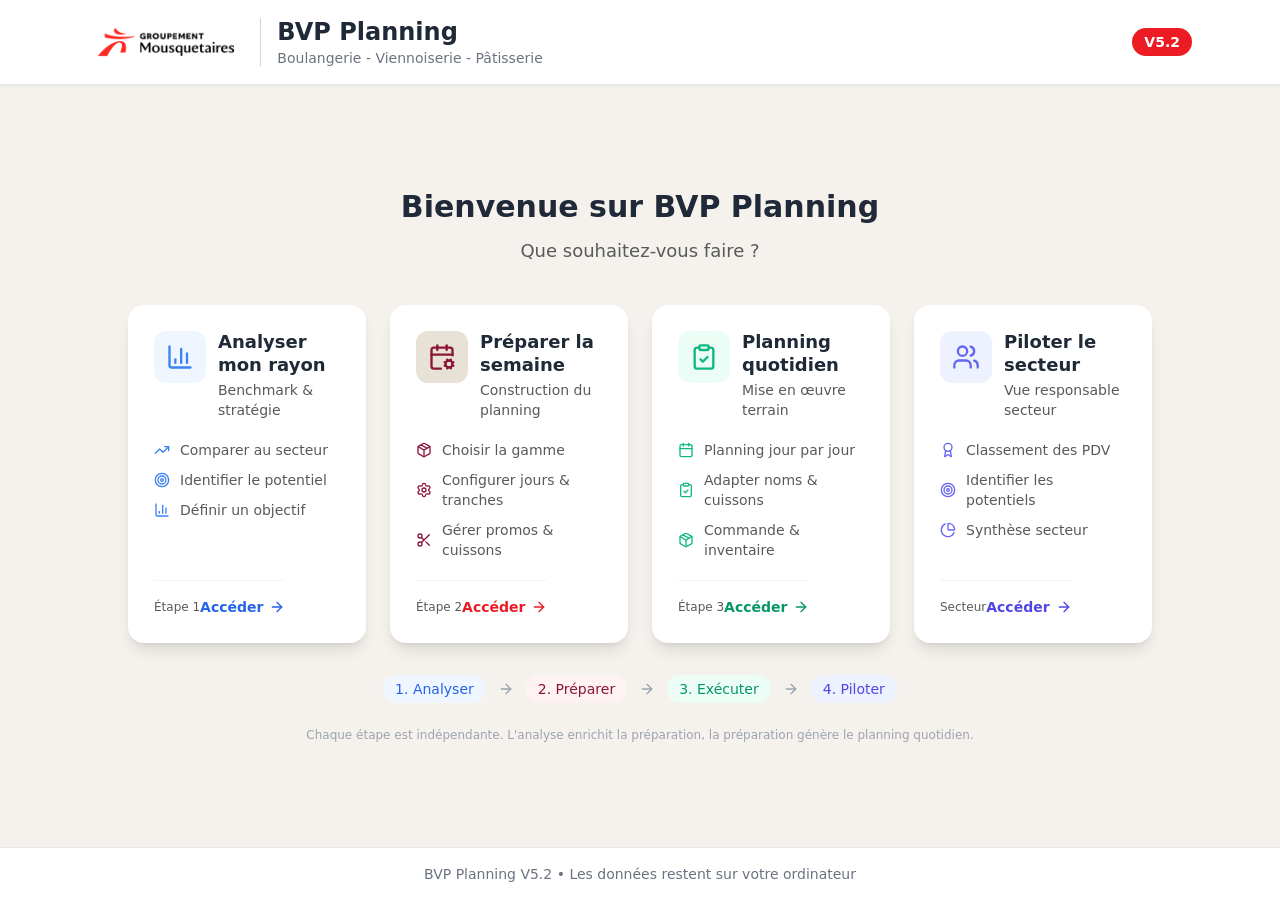
<file: index.html>
<!doctype html>
<html lang="en">
  <head>
    <meta charset="UTF-8" />
    <link rel="icon" type="image/svg+xml" href="/vite.svg" />
    <meta name="viewport" content="width=device-width, initial-scale=1.0" />
    <title>BVP Planning - Manager</title>
    <script type="module" crossorigin src="/assets/index-QquKJjCT.js"></script>
    <link rel="stylesheet" crossorigin href="/assets/index-C7gafn9O.css">
  </head>
  <body>
    <div id="root"></div>
  </body>
</html>
</file>
<file: assets/index-C7gafn9O.css>
*,:before,:after{--tw-border-spacing-x: 0;--tw-border-spacing-y: 0;--tw-translate-x: 0;--tw-translate-y: 0;--tw-rotate: 0;--tw-skew-x: 0;--tw-skew-y: 0;--tw-scale-x: 1;--tw-scale-y: 1;--tw-pan-x: ;--tw-pan-y: ;--tw-pinch-zoom: ;--tw-scroll-snap-strictness: proximity;--tw-gradient-from-position: ;--tw-gradient-via-position: ;--tw-gradient-to-position: ;--tw-ordinal: ;--tw-slashed-zero: ;--tw-numeric-figure: ;--tw-numeric-spacing: ;--tw-numeric-fraction: ;--tw-ring-inset: ;--tw-ring-offset-width: 0px;--tw-ring-offset-color: #fff;--tw-ring-color: rgb(59 130 246 / .5);--tw-ring-offset-shadow: 0 0 #0000;--tw-ring-shadow: 0 0 #0000;--tw-shadow: 0 0 #0000;--tw-shadow-colored: 0 0 #0000;--tw-blur: ;--tw-brightness: ;--tw-contrast: ;--tw-grayscale: ;--tw-hue-rotate: ;--tw-invert: ;--tw-saturate: ;--tw-sepia: ;--tw-drop-shadow: ;--tw-backdrop-blur: ;--tw-backdrop-brightness: ;--tw-backdrop-contrast: ;--tw-backdrop-grayscale: ;--tw-backdrop-hue-rotate: ;--tw-backdrop-invert: ;--tw-backdrop-opacity: ;--tw-backdrop-saturate: ;--tw-backdrop-sepia: ;--tw-contain-size: ;--tw-contain-layout: ;--tw-contain-paint: ;--tw-contain-style: }::backdrop{--tw-border-spacing-x: 0;--tw-border-spacing-y: 0;--tw-translate-x: 0;--tw-translate-y: 0;--tw-rotate: 0;--tw-skew-x: 0;--tw-skew-y: 0;--tw-scale-x: 1;--tw-scale-y: 1;--tw-pan-x: ;--tw-pan-y: ;--tw-pinch-zoom: ;--tw-scroll-snap-strictness: proximity;--tw-gradient-from-position: ;--tw-gradient-via-position: ;--tw-gradient-to-position: ;--tw-ordinal: ;--tw-slashed-zero: ;--tw-numeric-figure: ;--tw-numeric-spacing: ;--tw-numeric-fraction: ;--tw-ring-inset: ;--tw-ring-offset-width: 0px;--tw-ring-offset-color: #fff;--tw-ring-color: rgb(59 130 246 / .5);--tw-ring-offset-shadow: 0 0 #0000;--tw-ring-shadow: 0 0 #0000;--tw-shadow: 0 0 #0000;--tw-shadow-colored: 0 0 #0000;--tw-blur: ;--tw-brightness: ;--tw-contrast: ;--tw-grayscale: ;--tw-hue-rotate: ;--tw-invert: ;--tw-saturate: ;--tw-sepia: ;--tw-drop-shadow: ;--tw-backdrop-blur: ;--tw-backdrop-brightness: ;--tw-backdrop-contrast: ;--tw-backdrop-grayscale: ;--tw-backdrop-hue-rotate: ;--tw-backdrop-invert: ;--tw-backdrop-opacity: ;--tw-backdrop-saturate: ;--tw-backdrop-sepia: ;--tw-contain-size: ;--tw-contain-layout: ;--tw-contain-paint: ;--tw-contain-style: }*,:before,:after{box-sizing:border-box;border-width:0;border-style:solid;border-color:#e5e7eb}:before,:after{--tw-content: ""}html,:host{line-height:1.5;-webkit-text-size-adjust:100%;-moz-tab-size:4;-o-tab-size:4;tab-size:4;font-family:ui-sans-serif,system-ui,sans-serif,"Apple Color Emoji","Segoe UI Emoji",Segoe UI Symbol,"Noto Color Emoji";font-feature-settings:normal;font-variation-settings:normal;-webkit-tap-highlight-color:transparent}body{margin:0;line-height:inherit}hr{height:0;color:inherit;border-top-width:1px}abbr:where([title]){-webkit-text-decoration:underline dotted;text-decoration:underline dotted}h1,h2,h3,h4,h5,h6{font-size:inherit;font-weight:inherit}a{color:inherit;text-decoration:inherit}b,strong{font-weight:bolder}code,kbd,samp,pre{font-family:ui-monospace,SFMono-Regular,Menlo,Monaco,Consolas,Liberation Mono,Courier New,monospace;font-feature-settings:normal;font-variation-settings:normal;font-size:1em}small{font-size:80%}sub,sup{font-size:75%;line-height:0;position:relative;vertical-align:baseline}sub{bottom:-.25em}sup{top:-.5em}table{text-indent:0;border-color:inherit;border-collapse:collapse}button,input,optgroup,select,textarea{font-family:inherit;font-feature-settings:inherit;font-variation-settings:inherit;font-size:100%;font-weight:inherit;line-height:inherit;letter-spacing:inherit;color:inherit;margin:0;padding:0}button,select{text-transform:none}button,input:where([type=button]),input:where([type=reset]),input:where([type=submit]){-webkit-appearance:button;background-color:transparent;background-image:none}:-moz-focusring{outline:auto}:-moz-ui-invalid{box-shadow:none}progress{vertical-align:baseline}::-webkit-inner-spin-button,::-webkit-outer-spin-button{height:auto}[type=search]{-webkit-appearance:textfield;outline-offset:-2px}::-webkit-search-decoration{-webkit-appearance:none}::-webkit-file-upload-button{-webkit-appearance:button;font:inherit}summary{display:list-item}blockquote,dl,dd,h1,h2,h3,h4,h5,h6,hr,figure,p,pre{margin:0}fieldset{margin:0;padding:0}legend{padding:0}ol,ul,menu{list-style:none;margin:0;padding:0}dialog{padding:0}textarea{resize:vertical}input::-moz-placeholder,textarea::-moz-placeholder{opacity:1;color:#9ca3af}input::placeholder,textarea::placeholder{opacity:1;color:#9ca3af}button,[role=button]{cursor:pointer}:disabled{cursor:default}img,svg,video,canvas,audio,iframe,embed,object{display:block;vertical-align:middle}img,video{max-width:100%;height:auto}[hidden]:where(:not([hidden=until-found])){display:none}.pointer-events-none{pointer-events:none}.visible{visibility:visible}.collapse{visibility:collapse}.fixed{position:fixed}.absolute{position:absolute}.relative{position:relative}.sticky{position:sticky}.inset-0{inset:0}.inset-4{inset:1rem}.inset-y-0{top:0;bottom:0}.-top-5{top:-1.25rem}.bottom-0{bottom:0}.left-0{left:0}.left-1\/2{left:50%}.left-3{left:.75rem}.right-0{right:0}.right-2{right:.5rem}.right-3{right:.75rem}.top-0{top:0}.top-1\/2{top:50%}.top-3{top:.75rem}.top-6{top:1.5rem}.top-full{top:100%}.z-10{z-index:10}.z-20{z-index:20}.z-40{z-index:40}.z-50{z-index:50}.z-\[100\]{z-index:100}.-mx-4{margin-left:-1rem;margin-right:-1rem}.mx-2{margin-left:.5rem;margin-right:.5rem}.mx-4{margin-left:1rem;margin-right:1rem}.mx-auto{margin-left:auto;margin-right:auto}.my-4{margin-top:1rem;margin-bottom:1rem}.mb-0{margin-bottom:0}.mb-1{margin-bottom:.25rem}.mb-1\.5{margin-bottom:.375rem}.mb-10{margin-bottom:2.5rem}.mb-12{margin-bottom:3rem}.mb-2{margin-bottom:.5rem}.mb-3{margin-bottom:.75rem}.mb-4{margin-bottom:1rem}.mb-5{margin-bottom:1.25rem}.mb-6{margin-bottom:1.5rem}.mb-8{margin-bottom:2rem}.ml-0\.5{margin-left:.125rem}.ml-1{margin-left:.25rem}.ml-1\.5{margin-left:.375rem}.ml-2{margin-left:.5rem}.ml-3{margin-left:.75rem}.ml-5{margin-left:1.25rem}.ml-\[150px\]{margin-left:150px}.ml-\[156px\]{margin-left:156px}.ml-auto{margin-left:auto}.mr-1{margin-right:.25rem}.mr-2{margin-right:.5rem}.mr-3{margin-right:.75rem}.mt-0\.5{margin-top:.125rem}.mt-1{margin-top:.25rem}.mt-1\.5{margin-top:.375rem}.mt-10{margin-top:2.5rem}.mt-12{margin-top:3rem}.mt-2{margin-top:.5rem}.mt-3{margin-top:.75rem}.mt-4{margin-top:1rem}.mt-6{margin-top:1.5rem}.mt-8{margin-top:2rem}.block{display:block}.inline-block{display:inline-block}.inline{display:inline}.flex{display:flex}.inline-flex{display:inline-flex}.table{display:table}.grid{display:grid}.hidden{display:none}.h-1{height:.25rem}.h-1\.5{height:.375rem}.h-10{height:2.5rem}.h-12{height:3rem}.h-14{height:3.5rem}.h-2{height:.5rem}.h-2\.5{height:.625rem}.h-20{height:5rem}.h-3{height:.75rem}.h-3\.5{height:.875rem}.h-4{height:1rem}.h-5{height:1.25rem}.h-6{height:1.5rem}.h-7{height:1.75rem}.h-8{height:2rem}.h-full{height:100%}.h-px{height:1px}.max-h-0{max-height:0px}.max-h-32{max-height:8rem}.max-h-48{max-height:12rem}.max-h-60{max-height:15rem}.max-h-64{max-height:16rem}.max-h-96{max-height:24rem}.max-h-\[300px\]{max-height:300px}.max-h-\[5000px\]{max-height:5000px}.max-h-\[70vh\]{max-height:70vh}.max-h-\[90vh\]{max-height:90vh}.min-h-0{min-height:0px}.min-h-\[28px\]{min-height:28px}.min-h-\[32px\]{min-height:32px}.min-h-\[36px\]{min-height:36px}.min-h-\[400px\]{min-height:400px}.min-h-\[40px\]{min-height:40px}.min-h-\[44px\]{min-height:44px}.min-h-\[48px\]{min-height:48px}.min-h-\[56px\]{min-height:56px}.min-h-\[60px\]{min-height:60px}.min-h-screen{min-height:100vh}.w-0\.5{width:.125rem}.w-1{width:.25rem}.w-1\.5{width:.375rem}.w-10{width:2.5rem}.w-12{width:3rem}.w-14{width:3.5rem}.w-16{width:4rem}.w-2{width:.5rem}.w-20{width:5rem}.w-24{width:6rem}.w-28{width:7rem}.w-3{width:.75rem}.w-3\.5{width:.875rem}.w-32{width:8rem}.w-36{width:9rem}.w-4{width:1rem}.w-40{width:10rem}.w-48{width:12rem}.w-5{width:1.25rem}.w-56{width:14rem}.w-6{width:1.5rem}.w-7{width:1.75rem}.w-72{width:18rem}.w-8{width:2rem}.w-80{width:20rem}.w-\[140px\]{width:140px}.w-\[80px\]{width:80px}.w-\[90px\]{width:90px}.w-auto{width:auto}.w-full{width:100%}.w-px{width:1px}.min-w-0{min-width:0px}.min-w-\[100px\]{min-width:100px}.min-w-\[120px\]{min-width:120px}.min-w-\[180px\]{min-width:180px}.min-w-\[200px\]{min-width:200px}.min-w-\[260px\]{min-width:260px}.min-w-\[28px\]{min-width:28px}.min-w-\[32px\]{min-width:32px}.min-w-\[40px\]{min-width:40px}.min-w-\[44px\]{min-width:44px}.min-w-\[52px\]{min-width:52px}.min-w-\[60px\]{min-width:60px}.min-w-\[70px\]{min-width:70px}.min-w-\[80px\]{min-width:80px}.min-w-full{min-width:100%}.max-w-2xl{max-width:42rem}.max-w-3xl{max-width:48rem}.max-w-4xl{max-width:56rem}.max-w-5xl{max-width:64rem}.max-w-6xl{max-width:72rem}.max-w-7xl{max-width:80rem}.max-w-\[180px\]{max-width:180px}.max-w-\[200px\]{max-width:200px}.max-w-\[220px\]{max-width:220px}.max-w-\[250px\]{max-width:250px}.max-w-\[300px\]{max-width:300px}.max-w-lg{max-width:32rem}.max-w-md{max-width:28rem}.max-w-sm{max-width:24rem}.max-w-xl{max-width:36rem}.flex-1{flex:1 1 0%}.flex-shrink-0{flex-shrink:0}.table-fixed{table-layout:fixed}.border-collapse{border-collapse:collapse}.-translate-x-1\/2{--tw-translate-x: -50%;transform:translate(var(--tw-translate-x),var(--tw-translate-y)) rotate(var(--tw-rotate)) skew(var(--tw-skew-x)) skewY(var(--tw-skew-y)) scaleX(var(--tw-scale-x)) scaleY(var(--tw-scale-y))}.-translate-y-1\/2{--tw-translate-y: -50%;transform:translate(var(--tw-translate-x),var(--tw-translate-y)) rotate(var(--tw-rotate)) skew(var(--tw-skew-x)) skewY(var(--tw-skew-y)) scaleX(var(--tw-scale-x)) scaleY(var(--tw-scale-y))}.rotate-180{--tw-rotate: 180deg;transform:translate(var(--tw-translate-x),var(--tw-translate-y)) rotate(var(--tw-rotate)) skew(var(--tw-skew-x)) skewY(var(--tw-skew-y)) scaleX(var(--tw-scale-x)) scaleY(var(--tw-scale-y))}.rotate-90{--tw-rotate: 90deg;transform:translate(var(--tw-translate-x),var(--tw-translate-y)) rotate(var(--tw-rotate)) skew(var(--tw-skew-x)) skewY(var(--tw-skew-y)) scaleX(var(--tw-scale-x)) scaleY(var(--tw-scale-y))}.scale-105{--tw-scale-x: 1.05;--tw-scale-y: 1.05;transform:translate(var(--tw-translate-x),var(--tw-translate-y)) rotate(var(--tw-rotate)) skew(var(--tw-skew-x)) skewY(var(--tw-skew-y)) scaleX(var(--tw-scale-x)) scaleY(var(--tw-scale-y))}.scale-110{--tw-scale-x: 1.1;--tw-scale-y: 1.1;transform:translate(var(--tw-translate-x),var(--tw-translate-y)) rotate(var(--tw-rotate)) skew(var(--tw-skew-x)) skewY(var(--tw-skew-y)) scaleX(var(--tw-scale-x)) scaleY(var(--tw-scale-y))}.scale-\[0\.98\]{--tw-scale-x: .98;--tw-scale-y: .98;transform:translate(var(--tw-translate-x),var(--tw-translate-y)) rotate(var(--tw-rotate)) skew(var(--tw-skew-x)) skewY(var(--tw-skew-y)) scaleX(var(--tw-scale-x)) scaleY(var(--tw-scale-y))}.transform{transform:translate(var(--tw-translate-x),var(--tw-translate-y)) rotate(var(--tw-rotate)) skew(var(--tw-skew-x)) skewY(var(--tw-skew-y)) scaleX(var(--tw-scale-x)) scaleY(var(--tw-scale-y))}@keyframes pulse{50%{opacity:.5}}.animate-pulse{animation:pulse 2s cubic-bezier(.4,0,.6,1) infinite}@keyframes spin{to{transform:rotate(360deg)}}.animate-spin{animation:spin 1s linear infinite}.cursor-grab{cursor:grab}.cursor-help{cursor:help}.cursor-not-allowed{cursor:not-allowed}.cursor-pointer{cursor:pointer}.select-none{-webkit-user-select:none;-moz-user-select:none;user-select:none}.resize{resize:both}.list-inside{list-style-position:inside}.list-disc{list-style-type:disc}.appearance-none{-webkit-appearance:none;-moz-appearance:none;appearance:none}.grid-cols-1{grid-template-columns:repeat(1,minmax(0,1fr))}.grid-cols-2{grid-template-columns:repeat(2,minmax(0,1fr))}.grid-cols-3{grid-template-columns:repeat(3,minmax(0,1fr))}.grid-cols-4{grid-template-columns:repeat(4,minmax(0,1fr))}.grid-cols-7{grid-template-columns:repeat(7,minmax(0,1fr))}.grid-cols-\[150px_1fr_1fr_auto\]{grid-template-columns:150px 1fr 1fr auto}.flex-col{flex-direction:column}.flex-wrap{flex-wrap:wrap}.items-start{align-items:flex-start}.items-end{align-items:flex-end}.items-center{align-items:center}.items-baseline{align-items:baseline}.justify-start{justify-content:flex-start}.justify-end{justify-content:flex-end}.justify-center{justify-content:center}.justify-between{justify-content:space-between}.justify-around{justify-content:space-around}.gap-0{gap:0px}.gap-0\.5{gap:.125rem}.gap-1{gap:.25rem}.gap-1\.5{gap:.375rem}.gap-2{gap:.5rem}.gap-2\.5{gap:.625rem}.gap-3{gap:.75rem}.gap-4{gap:1rem}.gap-6{gap:1.5rem}.gap-8{gap:2rem}.gap-x-4{-moz-column-gap:1rem;column-gap:1rem}.gap-y-2{row-gap:.5rem}.space-y-0\.5>:not([hidden])~:not([hidden]){--tw-space-y-reverse: 0;margin-top:calc(.125rem * calc(1 - var(--tw-space-y-reverse)));margin-bottom:calc(.125rem * var(--tw-space-y-reverse))}.space-y-1>:not([hidden])~:not([hidden]){--tw-space-y-reverse: 0;margin-top:calc(.25rem * calc(1 - var(--tw-space-y-reverse)));margin-bottom:calc(.25rem * var(--tw-space-y-reverse))}.space-y-1\.5>:not([hidden])~:not([hidden]){--tw-space-y-reverse: 0;margin-top:calc(.375rem * calc(1 - var(--tw-space-y-reverse)));margin-bottom:calc(.375rem * var(--tw-space-y-reverse))}.space-y-2>:not([hidden])~:not([hidden]){--tw-space-y-reverse: 0;margin-top:calc(.5rem * calc(1 - var(--tw-space-y-reverse)));margin-bottom:calc(.5rem * var(--tw-space-y-reverse))}.space-y-2\.5>:not([hidden])~:not([hidden]){--tw-space-y-reverse: 0;margin-top:calc(.625rem * calc(1 - var(--tw-space-y-reverse)));margin-bottom:calc(.625rem * var(--tw-space-y-reverse))}.space-y-3>:not([hidden])~:not([hidden]){--tw-space-y-reverse: 0;margin-top:calc(.75rem * calc(1 - var(--tw-space-y-reverse)));margin-bottom:calc(.75rem * var(--tw-space-y-reverse))}.space-y-4>:not([hidden])~:not([hidden]){--tw-space-y-reverse: 0;margin-top:calc(1rem * calc(1 - var(--tw-space-y-reverse)));margin-bottom:calc(1rem * var(--tw-space-y-reverse))}.space-y-5>:not([hidden])~:not([hidden]){--tw-space-y-reverse: 0;margin-top:calc(1.25rem * calc(1 - var(--tw-space-y-reverse)));margin-bottom:calc(1.25rem * var(--tw-space-y-reverse))}.space-y-6>:not([hidden])~:not([hidden]){--tw-space-y-reverse: 0;margin-top:calc(1.5rem * calc(1 - var(--tw-space-y-reverse)));margin-bottom:calc(1.5rem * var(--tw-space-y-reverse))}.space-y-8>:not([hidden])~:not([hidden]){--tw-space-y-reverse: 0;margin-top:calc(2rem * calc(1 - var(--tw-space-y-reverse)));margin-bottom:calc(2rem * var(--tw-space-y-reverse))}.divide-y>:not([hidden])~:not([hidden]){--tw-divide-y-reverse: 0;border-top-width:calc(1px * calc(1 - var(--tw-divide-y-reverse)));border-bottom-width:calc(1px * var(--tw-divide-y-reverse))}.divide-\[\#D1D3D4\]>:not([hidden])~:not([hidden]){--tw-divide-opacity: 1;border-color:rgb(209 211 212 / var(--tw-divide-opacity, 1))}.divide-gray-100>:not([hidden])~:not([hidden]){--tw-divide-opacity: 1;border-color:rgb(243 244 246 / var(--tw-divide-opacity, 1))}.divide-gray-200>:not([hidden])~:not([hidden]){--tw-divide-opacity: 1;border-color:rgb(229 231 235 / var(--tw-divide-opacity, 1))}.self-center{align-self:center}.overflow-auto{overflow:auto}.overflow-hidden{overflow:hidden}.overflow-x-auto{overflow-x:auto}.overflow-y-auto{overflow-y:auto}.truncate{overflow:hidden;text-overflow:ellipsis;white-space:nowrap}.whitespace-nowrap{white-space:nowrap}.rounded{border-radius:.25rem}.rounded-2xl{border-radius:1rem}.rounded-full{border-radius:9999px}.rounded-lg{border-radius:.5rem}.rounded-md{border-radius:.375rem}.rounded-sm{border-radius:.125rem}.rounded-xl{border-radius:.75rem}.rounded-b{border-bottom-right-radius:.25rem;border-bottom-left-radius:.25rem}.rounded-l{border-top-left-radius:.25rem;border-bottom-left-radius:.25rem}.rounded-l-lg{border-top-left-radius:.5rem;border-bottom-left-radius:.5rem}.rounded-r{border-top-right-radius:.25rem;border-bottom-right-radius:.25rem}.rounded-r-lg{border-top-right-radius:.5rem;border-bottom-right-radius:.5rem}.rounded-r-xl{border-top-right-radius:.75rem;border-bottom-right-radius:.75rem}.rounded-t{border-top-left-radius:.25rem;border-top-right-radius:.25rem}.rounded-t-2xl{border-top-left-radius:1rem;border-top-right-radius:1rem}.rounded-t-lg{border-top-left-radius:.5rem;border-top-right-radius:.5rem}.rounded-t-md{border-top-left-radius:.375rem;border-top-right-radius:.375rem}.rounded-t-xl{border-top-left-radius:.75rem;border-top-right-radius:.75rem}.border{border-width:1px}.border-2{border-width:2px}.border-4{border-width:4px}.border-b{border-bottom-width:1px}.border-b-2{border-bottom-width:2px}.border-l{border-left-width:1px}.border-l-2{border-left-width:2px}.border-l-4{border-left-width:4px}.border-r{border-right-width:1px}.border-r-2{border-right-width:2px}.border-t{border-top-width:1px}.border-t-2{border-top-width:2px}.border-t-4{border-top-width:4px}.border-dashed{border-style:dashed}.border-none{border-style:none}.border-\[\#22C55E\]\/20{border-color:#22c55e33}.border-\[\#22C55E\]\/30{border-color:#22c55e4d}.border-\[\#3B82F6\]\/30{border-color:#3b82f64d}.border-\[\#8B1538\]{--tw-border-opacity: 1;border-color:rgb(139 21 56 / var(--tw-border-opacity, 1))}.border-\[\#8B1538\]\/30{border-color:#8b15384d}.border-\[\#D1D3D4\]{--tw-border-opacity: 1;border-color:rgb(209 211 212 / var(--tw-border-opacity, 1))}.border-\[\#D97706\]{--tw-border-opacity: 1;border-color:rgb(217 119 6 / var(--tw-border-opacity, 1))}.border-\[\#E8E1D5\]{--tw-border-opacity: 1;border-color:rgb(232 225 213 / var(--tw-border-opacity, 1))}.border-\[\#ED1C24\]{--tw-border-opacity: 1;border-color:rgb(237 28 36 / var(--tw-border-opacity, 1))}.border-amber-200{--tw-border-opacity: 1;border-color:rgb(253 230 138 / var(--tw-border-opacity, 1))}.border-amber-300{--tw-border-opacity: 1;border-color:rgb(252 211 77 / var(--tw-border-opacity, 1))}.border-amber-400{--tw-border-opacity: 1;border-color:rgb(251 191 36 / var(--tw-border-opacity, 1))}.border-amber-500{--tw-border-opacity: 1;border-color:rgb(245 158 11 / var(--tw-border-opacity, 1))}.border-amber-600{--tw-border-opacity: 1;border-color:rgb(217 119 6 / var(--tw-border-opacity, 1))}.border-black{--tw-border-opacity: 1;border-color:rgb(0 0 0 / var(--tw-border-opacity, 1))}.border-blue-100{--tw-border-opacity: 1;border-color:rgb(219 234 254 / var(--tw-border-opacity, 1))}.border-blue-200{--tw-border-opacity: 1;border-color:rgb(191 219 254 / var(--tw-border-opacity, 1))}.border-blue-200\/50{border-color:#bfdbfe80}.border-blue-300{--tw-border-opacity: 1;border-color:rgb(147 197 253 / var(--tw-border-opacity, 1))}.border-blue-400{--tw-border-opacity: 1;border-color:rgb(96 165 250 / var(--tw-border-opacity, 1))}.border-blue-500{--tw-border-opacity: 1;border-color:rgb(59 130 246 / var(--tw-border-opacity, 1))}.border-blue-600{--tw-border-opacity: 1;border-color:rgb(37 99 235 / var(--tw-border-opacity, 1))}.border-cyan-300{--tw-border-opacity: 1;border-color:rgb(103 232 249 / var(--tw-border-opacity, 1))}.border-emerald-200{--tw-border-opacity: 1;border-color:rgb(167 243 208 / var(--tw-border-opacity, 1))}.border-emerald-300{--tw-border-opacity: 1;border-color:rgb(110 231 183 / var(--tw-border-opacity, 1))}.border-emerald-400{--tw-border-opacity: 1;border-color:rgb(52 211 153 / var(--tw-border-opacity, 1))}.border-emerald-500{--tw-border-opacity: 1;border-color:rgb(16 185 129 / var(--tw-border-opacity, 1))}.border-emerald-600{--tw-border-opacity: 1;border-color:rgb(5 150 105 / var(--tw-border-opacity, 1))}.border-emerald-700{--tw-border-opacity: 1;border-color:rgb(4 120 87 / var(--tw-border-opacity, 1))}.border-gray-100{--tw-border-opacity: 1;border-color:rgb(243 244 246 / var(--tw-border-opacity, 1))}.border-gray-200{--tw-border-opacity: 1;border-color:rgb(229 231 235 / var(--tw-border-opacity, 1))}.border-gray-300{--tw-border-opacity: 1;border-color:rgb(209 213 219 / var(--tw-border-opacity, 1))}.border-gray-400{--tw-border-opacity: 1;border-color:rgb(156 163 175 / var(--tw-border-opacity, 1))}.border-gray-400\/70{border-color:#9ca3afb3}.border-gray-700{--tw-border-opacity: 1;border-color:rgb(55 65 81 / var(--tw-border-opacity, 1))}.border-gray-800{--tw-border-opacity: 1;border-color:rgb(31 41 55 / var(--tw-border-opacity, 1))}.border-green-200{--tw-border-opacity: 1;border-color:rgb(187 247 208 / var(--tw-border-opacity, 1))}.border-green-300{--tw-border-opacity: 1;border-color:rgb(134 239 172 / var(--tw-border-opacity, 1))}.border-green-400{--tw-border-opacity: 1;border-color:rgb(74 222 128 / var(--tw-border-opacity, 1))}.border-green-500{--tw-border-opacity: 1;border-color:rgb(34 197 94 / var(--tw-border-opacity, 1))}.border-green-600{--tw-border-opacity: 1;border-color:rgb(22 163 74 / var(--tw-border-opacity, 1))}.border-indigo-300{--tw-border-opacity: 1;border-color:rgb(165 180 252 / var(--tw-border-opacity, 1))}.border-indigo-500{--tw-border-opacity: 1;border-color:rgb(99 102 241 / var(--tw-border-opacity, 1))}.border-mousquetaires-bordeaux{--tw-border-opacity: 1;border-color:rgb(139 21 56 / var(--tw-border-opacity, 1))}.border-mousquetaires-rouge{--tw-border-opacity: 1;border-color:rgb(237 28 36 / var(--tw-border-opacity, 1))}.border-mousquetaires-rouge\/30{border-color:#ed1c244d}.border-orange-200{--tw-border-opacity: 1;border-color:rgb(254 215 170 / var(--tw-border-opacity, 1))}.border-orange-300{--tw-border-opacity: 1;border-color:rgb(253 186 116 / var(--tw-border-opacity, 1))}.border-orange-400{--tw-border-opacity: 1;border-color:rgb(251 146 60 / var(--tw-border-opacity, 1))}.border-orange-600{--tw-border-opacity: 1;border-color:rgb(234 88 12 / var(--tw-border-opacity, 1))}.border-purple-100{--tw-border-opacity: 1;border-color:rgb(243 232 255 / var(--tw-border-opacity, 1))}.border-purple-200{--tw-border-opacity: 1;border-color:rgb(233 213 255 / var(--tw-border-opacity, 1))}.border-purple-300{--tw-border-opacity: 1;border-color:rgb(216 180 254 / var(--tw-border-opacity, 1))}.border-purple-400{--tw-border-opacity: 1;border-color:rgb(192 132 252 / var(--tw-border-opacity, 1))}.border-purple-600{--tw-border-opacity: 1;border-color:rgb(147 51 234 / var(--tw-border-opacity, 1))}.border-red-200{--tw-border-opacity: 1;border-color:rgb(254 202 202 / var(--tw-border-opacity, 1))}.border-red-300{--tw-border-opacity: 1;border-color:rgb(252 165 165 / var(--tw-border-opacity, 1))}.border-red-400{--tw-border-opacity: 1;border-color:rgb(248 113 113 / var(--tw-border-opacity, 1))}.border-red-500{--tw-border-opacity: 1;border-color:rgb(239 68 68 / var(--tw-border-opacity, 1))}.border-red-600{--tw-border-opacity: 1;border-color:rgb(220 38 38 / var(--tw-border-opacity, 1))}.border-red-700{--tw-border-opacity: 1;border-color:rgb(185 28 28 / var(--tw-border-opacity, 1))}.border-rose-300{--tw-border-opacity: 1;border-color:rgb(253 164 175 / var(--tw-border-opacity, 1))}.border-sky-500{--tw-border-opacity: 1;border-color:rgb(14 165 233 / var(--tw-border-opacity, 1))}.border-slate-200{--tw-border-opacity: 1;border-color:rgb(226 232 240 / var(--tw-border-opacity, 1))}.border-slate-300{--tw-border-opacity: 1;border-color:rgb(203 213 225 / var(--tw-border-opacity, 1))}.border-stone-200{--tw-border-opacity: 1;border-color:rgb(231 229 228 / var(--tw-border-opacity, 1))}.border-stone-300{--tw-border-opacity: 1;border-color:rgb(214 211 209 / var(--tw-border-opacity, 1))}.border-teal-500{--tw-border-opacity: 1;border-color:rgb(20 184 166 / var(--tw-border-opacity, 1))}.border-transparent{border-color:transparent}.border-violet-200{--tw-border-opacity: 1;border-color:rgb(221 214 254 / var(--tw-border-opacity, 1))}.border-violet-300{--tw-border-opacity: 1;border-color:rgb(196 181 253 / var(--tw-border-opacity, 1))}.border-violet-600{--tw-border-opacity: 1;border-color:rgb(124 58 237 / var(--tw-border-opacity, 1))}.border-violet-700{--tw-border-opacity: 1;border-color:rgb(109 40 217 / var(--tw-border-opacity, 1))}.border-white{--tw-border-opacity: 1;border-color:rgb(255 255 255 / var(--tw-border-opacity, 1))}.border-white\/20{border-color:#fff3}.border-white\/30{border-color:#ffffff4d}.border-yellow-200{--tw-border-opacity: 1;border-color:rgb(254 240 138 / var(--tw-border-opacity, 1))}.border-yellow-400{--tw-border-opacity: 1;border-color:rgb(250 204 21 / var(--tw-border-opacity, 1))}.border-yellow-500{--tw-border-opacity: 1;border-color:rgb(234 179 8 / var(--tw-border-opacity, 1))}.border-l-amber-400{--tw-border-opacity: 1;border-left-color:rgb(251 191 36 / var(--tw-border-opacity, 1))}.border-t-indigo-600{--tw-border-opacity: 1;border-top-color:rgb(79 70 229 / var(--tw-border-opacity, 1))}.border-t-transparent{border-top-color:transparent}.bg-\[\#22C55E\]{--tw-bg-opacity: 1;background-color:rgb(34 197 94 / var(--tw-bg-opacity, 1))}.bg-\[\#22C55E\]\/10{background-color:#22c55e1a}.bg-\[\#2E7D32\]{--tw-bg-opacity: 1;background-color:rgb(46 125 50 / var(--tw-bg-opacity, 1))}.bg-\[\#3B82F6\]{--tw-bg-opacity: 1;background-color:rgb(59 130 246 / var(--tw-bg-opacity, 1))}.bg-\[\#3B82F6\]\/10{background-color:#3b82f61a}.bg-\[\#58595B\]{--tw-bg-opacity: 1;background-color:rgb(88 89 91 / var(--tw-bg-opacity, 1))}.bg-\[\#8B1538\]{--tw-bg-opacity: 1;background-color:rgb(139 21 56 / var(--tw-bg-opacity, 1))}.bg-\[\#8B1538\]\/10{background-color:#8b15381a}.bg-\[\#8B1538\]\/5{background-color:#8b15380d}.bg-\[\#D1D3D4\]{--tw-bg-opacity: 1;background-color:rgb(209 211 212 / var(--tw-bg-opacity, 1))}.bg-\[\#D1D5DB\]{--tw-bg-opacity: 1;background-color:rgb(209 213 219 / var(--tw-bg-opacity, 1))}.bg-\[\#D97706\]{--tw-bg-opacity: 1;background-color:rgb(217 119 6 / var(--tw-bg-opacity, 1))}.bg-\[\#E31837\]{--tw-bg-opacity: 1;background-color:rgb(227 24 55 / var(--tw-bg-opacity, 1))}.bg-\[\#E8E1D5\]{--tw-bg-opacity: 1;background-color:rgb(232 225 213 / var(--tw-bg-opacity, 1))}.bg-\[\#E8E1D5\]\/20{background-color:#e8e1d533}.bg-\[\#E8E1D5\]\/30{background-color:#e8e1d54d}.bg-\[\#E8E1D5\]\/50{background-color:#e8e1d580}.bg-\[\#ED1C24\]{--tw-bg-opacity: 1;background-color:rgb(237 28 36 / var(--tw-bg-opacity, 1))}.bg-\[\#ED1C24\]\/10{background-color:#ed1c241a}.bg-\[\#ED1C24\]\/5{background-color:#ed1c240d}.bg-\[\#EF4444\]{--tw-bg-opacity: 1;background-color:rgb(239 68 68 / var(--tw-bg-opacity, 1))}.bg-\[\#F5F0E8\]{--tw-bg-opacity: 1;background-color:rgb(245 240 232 / var(--tw-bg-opacity, 1))}.bg-\[\#F5F2ED\]{--tw-bg-opacity: 1;background-color:rgb(245 242 237 / var(--tw-bg-opacity, 1))}.bg-\[\#FEF9C3\]{--tw-bg-opacity: 1;background-color:rgb(254 249 195 / var(--tw-bg-opacity, 1))}.bg-amber-100{--tw-bg-opacity: 1;background-color:rgb(254 243 199 / var(--tw-bg-opacity, 1))}.bg-amber-100\/50{background-color:#fef3c780}.bg-amber-200{--tw-bg-opacity: 1;background-color:rgb(253 230 138 / var(--tw-bg-opacity, 1))}.bg-amber-200\/50{background-color:#fde68a80}.bg-amber-400{--tw-bg-opacity: 1;background-color:rgb(251 191 36 / var(--tw-bg-opacity, 1))}.bg-amber-50{--tw-bg-opacity: 1;background-color:rgb(255 251 235 / var(--tw-bg-opacity, 1))}.bg-amber-50\/30{background-color:#fffbeb4d}.bg-amber-50\/50{background-color:#fffbeb80}.bg-amber-500{--tw-bg-opacity: 1;background-color:rgb(245 158 11 / var(--tw-bg-opacity, 1))}.bg-amber-600{--tw-bg-opacity: 1;background-color:rgb(217 119 6 / var(--tw-bg-opacity, 1))}.bg-amber-700{--tw-bg-opacity: 1;background-color:rgb(180 83 9 / var(--tw-bg-opacity, 1))}.bg-black{--tw-bg-opacity: 1;background-color:rgb(0 0 0 / var(--tw-bg-opacity, 1))}.bg-black\/30{background-color:#0000004d}.bg-black\/40{background-color:#0006}.bg-black\/50{background-color:#00000080}.bg-blue-100{--tw-bg-opacity: 1;background-color:rgb(219 234 254 / var(--tw-bg-opacity, 1))}.bg-blue-200{--tw-bg-opacity: 1;background-color:rgb(191 219 254 / var(--tw-bg-opacity, 1))}.bg-blue-400{--tw-bg-opacity: 1;background-color:rgb(96 165 250 / var(--tw-bg-opacity, 1))}.bg-blue-50{--tw-bg-opacity: 1;background-color:rgb(239 246 255 / var(--tw-bg-opacity, 1))}.bg-blue-50\/50{background-color:#eff6ff80}.bg-blue-500{--tw-bg-opacity: 1;background-color:rgb(59 130 246 / var(--tw-bg-opacity, 1))}.bg-blue-600{--tw-bg-opacity: 1;background-color:rgb(37 99 235 / var(--tw-bg-opacity, 1))}.bg-blue-700{--tw-bg-opacity: 1;background-color:rgb(29 78 216 / var(--tw-bg-opacity, 1))}.bg-cyan-100{--tw-bg-opacity: 1;background-color:rgb(207 250 254 / var(--tw-bg-opacity, 1))}.bg-cyan-600{--tw-bg-opacity: 1;background-color:rgb(8 145 178 / var(--tw-bg-opacity, 1))}.bg-cyan-700{--tw-bg-opacity: 1;background-color:rgb(14 116 144 / var(--tw-bg-opacity, 1))}.bg-emerald-100{--tw-bg-opacity: 1;background-color:rgb(209 250 229 / var(--tw-bg-opacity, 1))}.bg-emerald-200{--tw-bg-opacity: 1;background-color:rgb(167 243 208 / var(--tw-bg-opacity, 1))}.bg-emerald-50{--tw-bg-opacity: 1;background-color:rgb(236 253 245 / var(--tw-bg-opacity, 1))}.bg-emerald-50\/50{background-color:#ecfdf580}.bg-emerald-500{--tw-bg-opacity: 1;background-color:rgb(16 185 129 / var(--tw-bg-opacity, 1))}.bg-emerald-600{--tw-bg-opacity: 1;background-color:rgb(5 150 105 / var(--tw-bg-opacity, 1))}.bg-emerald-600\/5{background-color:#0596690d}.bg-emerald-700{--tw-bg-opacity: 1;background-color:rgb(4 120 87 / var(--tw-bg-opacity, 1))}.bg-emerald-700\/10{background-color:#0478571a}.bg-emerald-700\/5{background-color:#0478570d}.bg-gray-100{--tw-bg-opacity: 1;background-color:rgb(243 244 246 / var(--tw-bg-opacity, 1))}.bg-gray-200{--tw-bg-opacity: 1;background-color:rgb(229 231 235 / var(--tw-bg-opacity, 1))}.bg-gray-300{--tw-bg-opacity: 1;background-color:rgb(209 213 219 / var(--tw-bg-opacity, 1))}.bg-gray-400{--tw-bg-opacity: 1;background-color:rgb(156 163 175 / var(--tw-bg-opacity, 1))}.bg-gray-50{--tw-bg-opacity: 1;background-color:rgb(249 250 251 / var(--tw-bg-opacity, 1))}.bg-gray-50\/50{background-color:#f9fafb80}.bg-gray-50\/80{background-color:#f9fafbcc}.bg-gray-600{--tw-bg-opacity: 1;background-color:rgb(75 85 99 / var(--tw-bg-opacity, 1))}.bg-gray-800{--tw-bg-opacity: 1;background-color:rgb(31 41 55 / var(--tw-bg-opacity, 1))}.bg-gray-900{--tw-bg-opacity: 1;background-color:rgb(17 24 39 / var(--tw-bg-opacity, 1))}.bg-green-100{--tw-bg-opacity: 1;background-color:rgb(220 252 231 / var(--tw-bg-opacity, 1))}.bg-green-200{--tw-bg-opacity: 1;background-color:rgb(187 247 208 / var(--tw-bg-opacity, 1))}.bg-green-50{--tw-bg-opacity: 1;background-color:rgb(240 253 244 / var(--tw-bg-opacity, 1))}.bg-green-50\/30{background-color:#f0fdf44d}.bg-green-50\/50{background-color:#f0fdf480}.bg-green-500{--tw-bg-opacity: 1;background-color:rgb(34 197 94 / var(--tw-bg-opacity, 1))}.bg-green-600{--tw-bg-opacity: 1;background-color:rgb(22 163 74 / var(--tw-bg-opacity, 1))}.bg-indigo-100{--tw-bg-opacity: 1;background-color:rgb(224 231 255 / var(--tw-bg-opacity, 1))}.bg-indigo-50{--tw-bg-opacity: 1;background-color:rgb(238 242 255 / var(--tw-bg-opacity, 1))}.bg-indigo-600{--tw-bg-opacity: 1;background-color:rgb(79 70 229 / var(--tw-bg-opacity, 1))}.bg-indigo-700{--tw-bg-opacity: 1;background-color:rgb(67 56 202 / var(--tw-bg-opacity, 1))}.bg-mousquetaires-beige{--tw-bg-opacity: 1;background-color:rgb(245 242 237 / var(--tw-bg-opacity, 1))}.bg-mousquetaires-beige-dark{--tw-bg-opacity: 1;background-color:rgb(232 225 213 / var(--tw-bg-opacity, 1))}.bg-mousquetaires-bordeaux{--tw-bg-opacity: 1;background-color:rgb(139 21 56 / var(--tw-bg-opacity, 1))}.bg-mousquetaires-rouge{--tw-bg-opacity: 1;background-color:rgb(237 28 36 / var(--tw-bg-opacity, 1))}.bg-orange-100{--tw-bg-opacity: 1;background-color:rgb(255 237 213 / var(--tw-bg-opacity, 1))}.bg-orange-200{--tw-bg-opacity: 1;background-color:rgb(254 215 170 / var(--tw-bg-opacity, 1))}.bg-orange-300{--tw-bg-opacity: 1;background-color:rgb(253 186 116 / var(--tw-bg-opacity, 1))}.bg-orange-400{--tw-bg-opacity: 1;background-color:rgb(251 146 60 / var(--tw-bg-opacity, 1))}.bg-orange-50{--tw-bg-opacity: 1;background-color:rgb(255 247 237 / var(--tw-bg-opacity, 1))}.bg-orange-50\/30{background-color:#fff7ed4d}.bg-orange-500{--tw-bg-opacity: 1;background-color:rgb(249 115 22 / var(--tw-bg-opacity, 1))}.bg-orange-600{--tw-bg-opacity: 1;background-color:rgb(234 88 12 / var(--tw-bg-opacity, 1))}.bg-purple-100{--tw-bg-opacity: 1;background-color:rgb(243 232 255 / var(--tw-bg-opacity, 1))}.bg-purple-300{--tw-bg-opacity: 1;background-color:rgb(216 180 254 / var(--tw-bg-opacity, 1))}.bg-purple-50{--tw-bg-opacity: 1;background-color:rgb(250 245 255 / var(--tw-bg-opacity, 1))}.bg-purple-500{--tw-bg-opacity: 1;background-color:rgb(168 85 247 / var(--tw-bg-opacity, 1))}.bg-purple-600{--tw-bg-opacity: 1;background-color:rgb(147 51 234 / var(--tw-bg-opacity, 1))}.bg-red-100{--tw-bg-opacity: 1;background-color:rgb(254 226 226 / var(--tw-bg-opacity, 1))}.bg-red-200{--tw-bg-opacity: 1;background-color:rgb(254 202 202 / var(--tw-bg-opacity, 1))}.bg-red-400{--tw-bg-opacity: 1;background-color:rgb(248 113 113 / var(--tw-bg-opacity, 1))}.bg-red-50{--tw-bg-opacity: 1;background-color:rgb(254 242 242 / var(--tw-bg-opacity, 1))}.bg-red-50\/50{background-color:#fef2f280}.bg-red-500{--tw-bg-opacity: 1;background-color:rgb(239 68 68 / var(--tw-bg-opacity, 1))}.bg-red-600{--tw-bg-opacity: 1;background-color:rgb(220 38 38 / var(--tw-bg-opacity, 1))}.bg-red-700{--tw-bg-opacity: 1;background-color:rgb(185 28 28 / var(--tw-bg-opacity, 1))}.bg-rose-100{--tw-bg-opacity: 1;background-color:rgb(255 228 230 / var(--tw-bg-opacity, 1))}.bg-rose-200{--tw-bg-opacity: 1;background-color:rgb(254 205 211 / var(--tw-bg-opacity, 1))}.bg-rose-50{--tw-bg-opacity: 1;background-color:rgb(255 241 242 / var(--tw-bg-opacity, 1))}.bg-rose-600{--tw-bg-opacity: 1;background-color:rgb(225 29 72 / var(--tw-bg-opacity, 1))}.bg-rose-700{--tw-bg-opacity: 1;background-color:rgb(190 18 60 / var(--tw-bg-opacity, 1))}.bg-sky-100{--tw-bg-opacity: 1;background-color:rgb(224 242 254 / var(--tw-bg-opacity, 1))}.bg-sky-400{--tw-bg-opacity: 1;background-color:rgb(56 189 248 / var(--tw-bg-opacity, 1))}.bg-sky-500{--tw-bg-opacity: 1;background-color:rgb(14 165 233 / var(--tw-bg-opacity, 1))}.bg-slate-100{--tw-bg-opacity: 1;background-color:rgb(241 245 249 / var(--tw-bg-opacity, 1))}.bg-slate-200{--tw-bg-opacity: 1;background-color:rgb(226 232 240 / var(--tw-bg-opacity, 1))}.bg-slate-50{--tw-bg-opacity: 1;background-color:rgb(248 250 252 / var(--tw-bg-opacity, 1))}.bg-slate-600{--tw-bg-opacity: 1;background-color:rgb(71 85 105 / var(--tw-bg-opacity, 1))}.bg-slate-700{--tw-bg-opacity: 1;background-color:rgb(51 65 85 / var(--tw-bg-opacity, 1))}.bg-stone-100{--tw-bg-opacity: 1;background-color:rgb(245 245 244 / var(--tw-bg-opacity, 1))}.bg-stone-200{--tw-bg-opacity: 1;background-color:rgb(231 229 228 / var(--tw-bg-opacity, 1))}.bg-stone-50{--tw-bg-opacity: 1;background-color:rgb(250 250 249 / var(--tw-bg-opacity, 1))}.bg-stone-700{--tw-bg-opacity: 1;background-color:rgb(68 64 60 / var(--tw-bg-opacity, 1))}.bg-stone-800{--tw-bg-opacity: 1;background-color:rgb(41 37 36 / var(--tw-bg-opacity, 1))}.bg-teal-50{--tw-bg-opacity: 1;background-color:rgb(240 253 250 / var(--tw-bg-opacity, 1))}.bg-transparent{background-color:transparent}.bg-violet-100{--tw-bg-opacity: 1;background-color:rgb(237 233 254 / var(--tw-bg-opacity, 1))}.bg-violet-50{--tw-bg-opacity: 1;background-color:rgb(245 243 255 / var(--tw-bg-opacity, 1))}.bg-violet-500{--tw-bg-opacity: 1;background-color:rgb(139 92 246 / var(--tw-bg-opacity, 1))}.bg-violet-600{--tw-bg-opacity: 1;background-color:rgb(124 58 237 / var(--tw-bg-opacity, 1))}.bg-white{--tw-bg-opacity: 1;background-color:rgb(255 255 255 / var(--tw-bg-opacity, 1))}.bg-white\/10{background-color:#ffffff1a}.bg-white\/15{background-color:#ffffff26}.bg-white\/20{background-color:#fff3}.bg-white\/25{background-color:#ffffff40}.bg-white\/30{background-color:#ffffff4d}.bg-white\/60{background-color:#fff9}.bg-yellow-100{--tw-bg-opacity: 1;background-color:rgb(254 249 195 / var(--tw-bg-opacity, 1))}.bg-yellow-400{--tw-bg-opacity: 1;background-color:rgb(250 204 21 / var(--tw-bg-opacity, 1))}.bg-yellow-50{--tw-bg-opacity: 1;background-color:rgb(254 252 232 / var(--tw-bg-opacity, 1))}.bg-yellow-50\/30{background-color:#fefce84d}.bg-yellow-500{--tw-bg-opacity: 1;background-color:rgb(234 179 8 / var(--tw-bg-opacity, 1))}.bg-opacity-20{--tw-bg-opacity: .2}.bg-opacity-50{--tw-bg-opacity: .5}.bg-gradient-to-br{background-image:linear-gradient(to bottom right,var(--tw-gradient-stops))}.bg-gradient-to-r{background-image:linear-gradient(to right,var(--tw-gradient-stops))}.from-\[\#22C55E\]{--tw-gradient-from: #22C55E var(--tw-gradient-from-position);--tw-gradient-to: rgb(34 197 94 / 0) var(--tw-gradient-to-position);--tw-gradient-stops: var(--tw-gradient-from), var(--tw-gradient-to)}.from-\[\#8B1538\]{--tw-gradient-from: #8B1538 var(--tw-gradient-from-position);--tw-gradient-to: rgb(139 21 56 / 0) var(--tw-gradient-to-position);--tw-gradient-stops: var(--tw-gradient-from), var(--tw-gradient-to)}.from-\[\#ED1C24\]{--tw-gradient-from: #ED1C24 var(--tw-gradient-from-position);--tw-gradient-to: rgb(237 28 36 / 0) var(--tw-gradient-to-position);--tw-gradient-stops: var(--tw-gradient-from), var(--tw-gradient-to)}.from-amber-50{--tw-gradient-from: #fffbeb var(--tw-gradient-from-position);--tw-gradient-to: rgb(255 251 235 / 0) var(--tw-gradient-to-position);--tw-gradient-stops: var(--tw-gradient-from), var(--tw-gradient-to)}.from-blue-500{--tw-gradient-from: #3b82f6 var(--tw-gradient-from-position);--tw-gradient-to: rgb(59 130 246 / 0) var(--tw-gradient-to-position);--tw-gradient-stops: var(--tw-gradient-from), var(--tw-gradient-to)}.from-blue-600{--tw-gradient-from: #2563eb var(--tw-gradient-from-position);--tw-gradient-to: rgb(37 99 235 / 0) var(--tw-gradient-to-position);--tw-gradient-stops: var(--tw-gradient-from), var(--tw-gradient-to)}.from-emerald-50{--tw-gradient-from: #ecfdf5 var(--tw-gradient-from-position);--tw-gradient-to: rgb(236 253 245 / 0) var(--tw-gradient-to-position);--tw-gradient-stops: var(--tw-gradient-from), var(--tw-gradient-to)}.from-gray-50{--tw-gradient-from: #f9fafb var(--tw-gradient-from-position);--tw-gradient-to: rgb(249 250 251 / 0) var(--tw-gradient-to-position);--tw-gradient-stops: var(--tw-gradient-from), var(--tw-gradient-to)}.from-green-500{--tw-gradient-from: #22c55e var(--tw-gradient-from-position);--tw-gradient-to: rgb(34 197 94 / 0) var(--tw-gradient-to-position);--tw-gradient-stops: var(--tw-gradient-from), var(--tw-gradient-to)}.from-indigo-500{--tw-gradient-from: #6366f1 var(--tw-gradient-from-position);--tw-gradient-to: rgb(99 102 241 / 0) var(--tw-gradient-to-position);--tw-gradient-stops: var(--tw-gradient-from), var(--tw-gradient-to)}.from-indigo-600{--tw-gradient-from: #4f46e5 var(--tw-gradient-from-position);--tw-gradient-to: rgb(79 70 229 / 0) var(--tw-gradient-to-position);--tw-gradient-stops: var(--tw-gradient-from), var(--tw-gradient-to)}.from-orange-500{--tw-gradient-from: #f97316 var(--tw-gradient-from-position);--tw-gradient-to: rgb(249 115 22 / 0) var(--tw-gradient-to-position);--tw-gradient-stops: var(--tw-gradient-from), var(--tw-gradient-to)}.from-purple-600{--tw-gradient-from: #9333ea var(--tw-gradient-from-position);--tw-gradient-to: rgb(147 51 234 / 0) var(--tw-gradient-to-position);--tw-gradient-stops: var(--tw-gradient-from), var(--tw-gradient-to)}.from-red-600{--tw-gradient-from: #dc2626 var(--tw-gradient-from-position);--tw-gradient-to: rgb(220 38 38 / 0) var(--tw-gradient-to-position);--tw-gradient-stops: var(--tw-gradient-from), var(--tw-gradient-to)}.from-sky-400{--tw-gradient-from: #38bdf8 var(--tw-gradient-from-position);--tw-gradient-to: rgb(56 189 248 / 0) var(--tw-gradient-to-position);--tw-gradient-stops: var(--tw-gradient-from), var(--tw-gradient-to)}.from-yellow-400{--tw-gradient-from: #facc15 var(--tw-gradient-from-position);--tw-gradient-to: rgb(250 204 21 / 0) var(--tw-gradient-to-position);--tw-gradient-stops: var(--tw-gradient-from), var(--tw-gradient-to)}.to-\[\#16A34A\]{--tw-gradient-to: #16A34A var(--tw-gradient-to-position)}.to-\[\#5B0D24\]{--tw-gradient-to: #5B0D24 var(--tw-gradient-to-position)}.to-\[\#8B1538\]{--tw-gradient-to: #8B1538 var(--tw-gradient-to-position)}.to-\[\#ED1C24\]{--tw-gradient-to: #ED1C24 var(--tw-gradient-to-position)}.to-blue-600{--tw-gradient-to: #2563eb var(--tw-gradient-to-position)}.to-blue-700{--tw-gradient-to: #1d4ed8 var(--tw-gradient-to-position)}.to-gray-100{--tw-gradient-to: #f3f4f6 var(--tw-gradient-to-position)}.to-green-400{--tw-gradient-to: #4ade80 var(--tw-gradient-to-position)}.to-green-50{--tw-gradient-to: #f0fdf4 var(--tw-gradient-to-position)}.to-orange-50{--tw-gradient-to: #fff7ed var(--tw-gradient-to-position)}.to-orange-600{--tw-gradient-to: #ea580c var(--tw-gradient-to-position)}.to-purple-600{--tw-gradient-to: #9333ea var(--tw-gradient-to-position)}.to-purple-700{--tw-gradient-to: #7e22ce var(--tw-gradient-to-position)}.to-red-700{--tw-gradient-to: #b91c1c var(--tw-gradient-to-position)}.to-sky-500{--tw-gradient-to: #0ea5e9 var(--tw-gradient-to-position)}.to-yellow-500{--tw-gradient-to: #eab308 var(--tw-gradient-to-position)}.fill-amber-500{fill:#f59e0b}.fill-purple-500{fill:#a855f7}.p-0{padding:0}.p-0\.5{padding:.125rem}.p-1{padding:.25rem}.p-1\.5{padding:.375rem}.p-12{padding:3rem}.p-2{padding:.5rem}.p-2\.5{padding:.625rem}.p-3{padding:.75rem}.p-4{padding:1rem}.p-5{padding:1.25rem}.p-6{padding:1.5rem}.p-8{padding:2rem}.px-0\.5{padding-left:.125rem;padding-right:.125rem}.px-1{padding-left:.25rem;padding-right:.25rem}.px-1\.5{padding-left:.375rem;padding-right:.375rem}.px-2{padding-left:.5rem;padding-right:.5rem}.px-2\.5{padding-left:.625rem;padding-right:.625rem}.px-3{padding-left:.75rem;padding-right:.75rem}.px-4{padding-left:1rem;padding-right:1rem}.px-5{padding-left:1.25rem;padding-right:1.25rem}.px-6{padding-left:1.5rem;padding-right:1.5rem}.px-8{padding-left:2rem;padding-right:2rem}.py-0\.5{padding-top:.125rem;padding-bottom:.125rem}.py-1{padding-top:.25rem;padding-bottom:.25rem}.py-1\.5{padding-top:.375rem;padding-bottom:.375rem}.py-10{padding-top:2.5rem;padding-bottom:2.5rem}.py-12{padding-top:3rem;padding-bottom:3rem}.py-2{padding-top:.5rem;padding-bottom:.5rem}.py-2\.5{padding-top:.625rem;padding-bottom:.625rem}.py-20{padding-top:5rem;padding-bottom:5rem}.py-3{padding-top:.75rem;padding-bottom:.75rem}.py-4{padding-top:1rem;padding-bottom:1rem}.py-5{padding-top:1.25rem;padding-bottom:1.25rem}.py-6{padding-top:1.5rem;padding-bottom:1.5rem}.py-8{padding-top:2rem;padding-bottom:2rem}.pb-0\.5{padding-bottom:.125rem}.pb-1{padding-bottom:.25rem}.pb-2{padding-bottom:.5rem}.pb-24{padding-bottom:6rem}.pb-3{padding-bottom:.75rem}.pb-32{padding-bottom:8rem}.pb-4{padding-bottom:1rem}.pb-5{padding-bottom:1.25rem}.pb-6{padding-bottom:1.5rem}.pb-8{padding-bottom:2rem}.pl-10{padding-left:2.5rem}.pl-2{padding-left:.5rem}.pl-4{padding-left:1rem}.pl-8{padding-left:2rem}.pl-9{padding-left:2.25rem}.pr-1{padding-right:.25rem}.pr-2{padding-right:.5rem}.pr-3{padding-right:.75rem}.pr-4{padding-right:1rem}.pr-8{padding-right:2rem}.pt-0\.5{padding-top:.125rem}.pt-1{padding-top:.25rem}.pt-10{padding-top:2.5rem}.pt-2{padding-top:.5rem}.pt-3{padding-top:.75rem}.pt-4{padding-top:1rem}.pt-6{padding-top:1.5rem}.text-left{text-align:left}.text-center{text-align:center}.text-right{text-align:right}.align-top{vertical-align:top}.align-middle{vertical-align:middle}.font-mono{font-family:ui-monospace,SFMono-Regular,Menlo,Monaco,Consolas,Liberation Mono,Courier New,monospace}.text-2xl{font-size:1.5rem;line-height:2rem}.text-3xl{font-size:1.875rem;line-height:2.25rem}.text-4xl{font-size:2.25rem;line-height:2.5rem}.text-5xl{font-size:3rem;line-height:1}.text-6xl{font-size:3.75rem;line-height:1}.text-\[10px\]{font-size:10px}.text-\[11px\]{font-size:11px}.text-\[14px\]{font-size:14px}.text-\[18px\]{font-size:18px}.text-\[21px\]{font-size:21px}.text-\[5px\]{font-size:5px}.text-\[6px\]{font-size:6px}.text-\[7px\]{font-size:7px}.text-\[8px\]{font-size:8px}.text-\[9px\]{font-size:9px}.text-base{font-size:1rem;line-height:1.5rem}.text-lg{font-size:1.125rem;line-height:1.75rem}.text-sm{font-size:.875rem;line-height:1.25rem}.text-xl{font-size:1.25rem;line-height:1.75rem}.text-xs{font-size:.75rem;line-height:1rem}.font-black{font-weight:900}.font-bold{font-weight:700}.font-light{font-weight:300}.font-medium{font-weight:500}.font-normal{font-weight:400}.font-semibold{font-weight:600}.uppercase{text-transform:uppercase}.capitalize{text-transform:capitalize}.normal-case{text-transform:none}.italic{font-style:italic}.leading-none{line-height:1}.leading-relaxed{line-height:1.625}.leading-tight{line-height:1.25}.tracking-wide{letter-spacing:.025em}.tracking-wider{letter-spacing:.05em}.text-\[\#22C55E\]{--tw-text-opacity: 1;color:rgb(34 197 94 / var(--tw-text-opacity, 1))}.text-\[\#3B82F6\]{--tw-text-opacity: 1;color:rgb(59 130 246 / var(--tw-text-opacity, 1))}.text-\[\#58595B\]{--tw-text-opacity: 1;color:rgb(88 89 91 / var(--tw-text-opacity, 1))}.text-\[\#58595B\]\/50{color:#58595b80}.text-\[\#58595B\]\/60{color:#58595b99}.text-\[\#58595B\]\/70{color:#58595bb3}.text-\[\#58595B\]\/80{color:#58595bcc}.text-\[\#8B1538\]{--tw-text-opacity: 1;color:rgb(139 21 56 / var(--tw-text-opacity, 1))}.text-\[\#92400E\]{--tw-text-opacity: 1;color:rgb(146 64 14 / var(--tw-text-opacity, 1))}.text-\[\#9B59B6\]{--tw-text-opacity: 1;color:rgb(155 89 182 / var(--tw-text-opacity, 1))}.text-\[\#E31837\]{--tw-text-opacity: 1;color:rgb(227 24 55 / var(--tw-text-opacity, 1))}.text-\[\#ED1C24\]{--tw-text-opacity: 1;color:rgb(237 28 36 / var(--tw-text-opacity, 1))}.text-\[\#EF4444\]{--tw-text-opacity: 1;color:rgb(239 68 68 / var(--tw-text-opacity, 1))}.text-amber-200{--tw-text-opacity: 1;color:rgb(253 230 138 / var(--tw-text-opacity, 1))}.text-amber-400{--tw-text-opacity: 1;color:rgb(251 191 36 / var(--tw-text-opacity, 1))}.text-amber-500{--tw-text-opacity: 1;color:rgb(245 158 11 / var(--tw-text-opacity, 1))}.text-amber-600{--tw-text-opacity: 1;color:rgb(217 119 6 / var(--tw-text-opacity, 1))}.text-amber-700{--tw-text-opacity: 1;color:rgb(180 83 9 / var(--tw-text-opacity, 1))}.text-amber-800{--tw-text-opacity: 1;color:rgb(146 64 14 / var(--tw-text-opacity, 1))}.text-amber-900{--tw-text-opacity: 1;color:rgb(120 53 15 / var(--tw-text-opacity, 1))}.text-blue-500{--tw-text-opacity: 1;color:rgb(59 130 246 / var(--tw-text-opacity, 1))}.text-blue-600{--tw-text-opacity: 1;color:rgb(37 99 235 / var(--tw-text-opacity, 1))}.text-blue-700{--tw-text-opacity: 1;color:rgb(29 78 216 / var(--tw-text-opacity, 1))}.text-blue-800{--tw-text-opacity: 1;color:rgb(30 64 175 / var(--tw-text-opacity, 1))}.text-blue-900{--tw-text-opacity: 1;color:rgb(30 58 138 / var(--tw-text-opacity, 1))}.text-cyan-800{--tw-text-opacity: 1;color:rgb(21 94 117 / var(--tw-text-opacity, 1))}.text-emerald-400{--tw-text-opacity: 1;color:rgb(52 211 153 / var(--tw-text-opacity, 1))}.text-emerald-500{--tw-text-opacity: 1;color:rgb(16 185 129 / var(--tw-text-opacity, 1))}.text-emerald-600{--tw-text-opacity: 1;color:rgb(5 150 105 / var(--tw-text-opacity, 1))}.text-emerald-700{--tw-text-opacity: 1;color:rgb(4 120 87 / var(--tw-text-opacity, 1))}.text-emerald-800{--tw-text-opacity: 1;color:rgb(6 95 70 / var(--tw-text-opacity, 1))}.text-emerald-900{--tw-text-opacity: 1;color:rgb(6 78 59 / var(--tw-text-opacity, 1))}.text-gray-300{--tw-text-opacity: 1;color:rgb(209 213 219 / var(--tw-text-opacity, 1))}.text-gray-400{--tw-text-opacity: 1;color:rgb(156 163 175 / var(--tw-text-opacity, 1))}.text-gray-500{--tw-text-opacity: 1;color:rgb(107 114 128 / var(--tw-text-opacity, 1))}.text-gray-600{--tw-text-opacity: 1;color:rgb(75 85 99 / var(--tw-text-opacity, 1))}.text-gray-700{--tw-text-opacity: 1;color:rgb(55 65 81 / var(--tw-text-opacity, 1))}.text-gray-800{--tw-text-opacity: 1;color:rgb(31 41 55 / var(--tw-text-opacity, 1))}.text-gray-900{--tw-text-opacity: 1;color:rgb(17 24 39 / var(--tw-text-opacity, 1))}.text-green-400{--tw-text-opacity: 1;color:rgb(74 222 128 / var(--tw-text-opacity, 1))}.text-green-500{--tw-text-opacity: 1;color:rgb(34 197 94 / var(--tw-text-opacity, 1))}.text-green-600{--tw-text-opacity: 1;color:rgb(22 163 74 / var(--tw-text-opacity, 1))}.text-green-700{--tw-text-opacity: 1;color:rgb(21 128 61 / var(--tw-text-opacity, 1))}.text-green-800{--tw-text-opacity: 1;color:rgb(22 101 52 / var(--tw-text-opacity, 1))}.text-indigo-100{--tw-text-opacity: 1;color:rgb(224 231 255 / var(--tw-text-opacity, 1))}.text-indigo-200{--tw-text-opacity: 1;color:rgb(199 210 254 / var(--tw-text-opacity, 1))}.text-indigo-300{--tw-text-opacity: 1;color:rgb(165 180 252 / var(--tw-text-opacity, 1))}.text-indigo-500{--tw-text-opacity: 1;color:rgb(99 102 241 / var(--tw-text-opacity, 1))}.text-indigo-600{--tw-text-opacity: 1;color:rgb(79 70 229 / var(--tw-text-opacity, 1))}.text-indigo-700{--tw-text-opacity: 1;color:rgb(67 56 202 / var(--tw-text-opacity, 1))}.text-indigo-800{--tw-text-opacity: 1;color:rgb(55 48 163 / var(--tw-text-opacity, 1))}.text-mousquetaires-bordeaux{--tw-text-opacity: 1;color:rgb(139 21 56 / var(--tw-text-opacity, 1))}.text-mousquetaires-gris{--tw-text-opacity: 1;color:rgb(88 89 91 / var(--tw-text-opacity, 1))}.text-mousquetaires-rouge{--tw-text-opacity: 1;color:rgb(237 28 36 / var(--tw-text-opacity, 1))}.text-orange-500{--tw-text-opacity: 1;color:rgb(249 115 22 / var(--tw-text-opacity, 1))}.text-orange-600{--tw-text-opacity: 1;color:rgb(234 88 12 / var(--tw-text-opacity, 1))}.text-orange-700{--tw-text-opacity: 1;color:rgb(194 65 12 / var(--tw-text-opacity, 1))}.text-orange-800{--tw-text-opacity: 1;color:rgb(154 52 18 / var(--tw-text-opacity, 1))}.text-orange-900{--tw-text-opacity: 1;color:rgb(124 45 18 / var(--tw-text-opacity, 1))}.text-purple-500{--tw-text-opacity: 1;color:rgb(168 85 247 / var(--tw-text-opacity, 1))}.text-purple-600{--tw-text-opacity: 1;color:rgb(147 51 234 / var(--tw-text-opacity, 1))}.text-purple-700{--tw-text-opacity: 1;color:rgb(126 34 206 / var(--tw-text-opacity, 1))}.text-purple-800{--tw-text-opacity: 1;color:rgb(107 33 168 / var(--tw-text-opacity, 1))}.text-purple-900{--tw-text-opacity: 1;color:rgb(88 28 135 / var(--tw-text-opacity, 1))}.text-red-200{--tw-text-opacity: 1;color:rgb(254 202 202 / var(--tw-text-opacity, 1))}.text-red-400{--tw-text-opacity: 1;color:rgb(248 113 113 / var(--tw-text-opacity, 1))}.text-red-500{--tw-text-opacity: 1;color:rgb(239 68 68 / var(--tw-text-opacity, 1))}.text-red-600{--tw-text-opacity: 1;color:rgb(220 38 38 / var(--tw-text-opacity, 1))}.text-red-700{--tw-text-opacity: 1;color:rgb(185 28 28 / var(--tw-text-opacity, 1))}.text-red-800{--tw-text-opacity: 1;color:rgb(153 27 27 / var(--tw-text-opacity, 1))}.text-rose-700{--tw-text-opacity: 1;color:rgb(190 18 60 / var(--tw-text-opacity, 1))}.text-rose-800{--tw-text-opacity: 1;color:rgb(159 18 57 / var(--tw-text-opacity, 1))}.text-rose-900{--tw-text-opacity: 1;color:rgb(136 19 55 / var(--tw-text-opacity, 1))}.text-sky-700{--tw-text-opacity: 1;color:rgb(3 105 161 / var(--tw-text-opacity, 1))}.text-slate-700{--tw-text-opacity: 1;color:rgb(51 65 85 / var(--tw-text-opacity, 1))}.text-slate-800{--tw-text-opacity: 1;color:rgb(30 41 59 / var(--tw-text-opacity, 1))}.text-stone-400{--tw-text-opacity: 1;color:rgb(168 162 158 / var(--tw-text-opacity, 1))}.text-stone-600{--tw-text-opacity: 1;color:rgb(87 83 78 / var(--tw-text-opacity, 1))}.text-stone-700{--tw-text-opacity: 1;color:rgb(68 64 60 / var(--tw-text-opacity, 1))}.text-stone-800{--tw-text-opacity: 1;color:rgb(41 37 36 / var(--tw-text-opacity, 1))}.text-stone-900{--tw-text-opacity: 1;color:rgb(28 25 23 / var(--tw-text-opacity, 1))}.text-teal-700{--tw-text-opacity: 1;color:rgb(15 118 110 / var(--tw-text-opacity, 1))}.text-teal-800{--tw-text-opacity: 1;color:rgb(17 94 89 / var(--tw-text-opacity, 1))}.text-transparent{color:transparent}.text-violet-500{--tw-text-opacity: 1;color:rgb(139 92 246 / var(--tw-text-opacity, 1))}.text-violet-600{--tw-text-opacity: 1;color:rgb(124 58 237 / var(--tw-text-opacity, 1))}.text-violet-700{--tw-text-opacity: 1;color:rgb(109 40 217 / var(--tw-text-opacity, 1))}.text-violet-800{--tw-text-opacity: 1;color:rgb(91 33 182 / var(--tw-text-opacity, 1))}.text-white{--tw-text-opacity: 1;color:rgb(255 255 255 / var(--tw-text-opacity, 1))}.text-white\/30{color:#ffffff4d}.text-white\/50{color:#ffffff80}.text-white\/60{color:#fff9}.text-white\/70{color:#ffffffb3}.text-white\/80{color:#fffc}.text-white\/90{color:#ffffffe6}.text-yellow-300{--tw-text-opacity: 1;color:rgb(253 224 71 / var(--tw-text-opacity, 1))}.text-yellow-600{--tw-text-opacity: 1;color:rgb(202 138 4 / var(--tw-text-opacity, 1))}.text-yellow-700{--tw-text-opacity: 1;color:rgb(161 98 7 / var(--tw-text-opacity, 1))}.text-yellow-800{--tw-text-opacity: 1;color:rgb(133 77 14 / var(--tw-text-opacity, 1))}.text-yellow-900{--tw-text-opacity: 1;color:rgb(113 63 18 / var(--tw-text-opacity, 1))}.underline{text-decoration-line:underline}.line-through{text-decoration-line:line-through}.accent-\[\#8B1538\]{accent-color:#8B1538}.accent-\[\#9B59B6\]{accent-color:#9B59B6}.accent-amber-500{accent-color:#f59e0b}.accent-amber-600{accent-color:#d97706}.opacity-0{opacity:0}.opacity-100{opacity:1}.opacity-30{opacity:.3}.opacity-50{opacity:.5}.opacity-60{opacity:.6}.opacity-80{opacity:.8}.opacity-90{opacity:.9}.shadow{--tw-shadow: 0 1px 3px 0 rgb(0 0 0 / .1), 0 1px 2px -1px rgb(0 0 0 / .1);--tw-shadow-colored: 0 1px 3px 0 var(--tw-shadow-color), 0 1px 2px -1px var(--tw-shadow-color);box-shadow:var(--tw-ring-offset-shadow, 0 0 #0000),var(--tw-ring-shadow, 0 0 #0000),var(--tw-shadow)}.shadow-2xl{--tw-shadow: 0 25px 50px -12px rgb(0 0 0 / .25);--tw-shadow-colored: 0 25px 50px -12px var(--tw-shadow-color);box-shadow:var(--tw-ring-offset-shadow, 0 0 #0000),var(--tw-ring-shadow, 0 0 #0000),var(--tw-shadow)}.shadow-\[0_-4px_6px_-1px_rgba\(0\,0\,0\,0\.1\)\]{--tw-shadow: 0 -4px 6px -1px rgba(0,0,0,.1);--tw-shadow-colored: 0 -4px 6px -1px var(--tw-shadow-color);box-shadow:var(--tw-ring-offset-shadow, 0 0 #0000),var(--tw-ring-shadow, 0 0 #0000),var(--tw-shadow)}.shadow-lg{--tw-shadow: 0 10px 15px -3px rgb(0 0 0 / .1), 0 4px 6px -4px rgb(0 0 0 / .1);--tw-shadow-colored: 0 10px 15px -3px var(--tw-shadow-color), 0 4px 6px -4px var(--tw-shadow-color);box-shadow:var(--tw-ring-offset-shadow, 0 0 #0000),var(--tw-ring-shadow, 0 0 #0000),var(--tw-shadow)}.shadow-md{--tw-shadow: 0 4px 6px -1px rgb(0 0 0 / .1), 0 2px 4px -2px rgb(0 0 0 / .1);--tw-shadow-colored: 0 4px 6px -1px var(--tw-shadow-color), 0 2px 4px -2px var(--tw-shadow-color);box-shadow:var(--tw-ring-offset-shadow, 0 0 #0000),var(--tw-ring-shadow, 0 0 #0000),var(--tw-shadow)}.shadow-sm{--tw-shadow: 0 1px 2px 0 rgb(0 0 0 / .05);--tw-shadow-colored: 0 1px 2px 0 var(--tw-shadow-color);box-shadow:var(--tw-ring-offset-shadow, 0 0 #0000),var(--tw-ring-shadow, 0 0 #0000),var(--tw-shadow)}.shadow-xl{--tw-shadow: 0 20px 25px -5px rgb(0 0 0 / .1), 0 8px 10px -6px rgb(0 0 0 / .1);--tw-shadow-colored: 0 20px 25px -5px var(--tw-shadow-color), 0 8px 10px -6px var(--tw-shadow-color);box-shadow:var(--tw-ring-offset-shadow, 0 0 #0000),var(--tw-ring-shadow, 0 0 #0000),var(--tw-shadow)}.outline-none{outline:2px solid transparent;outline-offset:2px}.ring-2{--tw-ring-offset-shadow: var(--tw-ring-inset) 0 0 0 var(--tw-ring-offset-width) var(--tw-ring-offset-color);--tw-ring-shadow: var(--tw-ring-inset) 0 0 0 calc(2px + var(--tw-ring-offset-width)) var(--tw-ring-color);box-shadow:var(--tw-ring-offset-shadow),var(--tw-ring-shadow),var(--tw-shadow, 0 0 #0000)}.ring-4{--tw-ring-offset-shadow: var(--tw-ring-inset) 0 0 0 var(--tw-ring-offset-width) var(--tw-ring-offset-color);--tw-ring-shadow: var(--tw-ring-inset) 0 0 0 calc(4px + var(--tw-ring-offset-width)) var(--tw-ring-color);box-shadow:var(--tw-ring-offset-shadow),var(--tw-ring-shadow),var(--tw-shadow, 0 0 #0000)}.ring-\[\#ED1C24\]\/20{--tw-ring-color: rgb(237 28 36 / .2)}.ring-emerald-300{--tw-ring-opacity: 1;--tw-ring-color: rgb(110 231 183 / var(--tw-ring-opacity, 1))}.ring-emerald-600{--tw-ring-opacity: 1;--tw-ring-color: rgb(5 150 105 / var(--tw-ring-opacity, 1))}.ring-mousquetaires-rouge{--tw-ring-opacity: 1;--tw-ring-color: rgb(237 28 36 / var(--tw-ring-opacity, 1))}.ring-offset-2{--tw-ring-offset-width: 2px}.drop-shadow{--tw-drop-shadow: drop-shadow(0 1px 2px rgb(0 0 0 / .1)) drop-shadow(0 1px 1px rgb(0 0 0 / .06));filter:var(--tw-blur) var(--tw-brightness) var(--tw-contrast) var(--tw-grayscale) var(--tw-hue-rotate) var(--tw-invert) var(--tw-saturate) var(--tw-sepia) var(--tw-drop-shadow)}.filter{filter:var(--tw-blur) var(--tw-brightness) var(--tw-contrast) var(--tw-grayscale) var(--tw-hue-rotate) var(--tw-invert) var(--tw-saturate) var(--tw-sepia) var(--tw-drop-shadow)}.backdrop-blur-sm{--tw-backdrop-blur: blur(4px);-webkit-backdrop-filter:var(--tw-backdrop-blur) var(--tw-backdrop-brightness) var(--tw-backdrop-contrast) var(--tw-backdrop-grayscale) var(--tw-backdrop-hue-rotate) var(--tw-backdrop-invert) var(--tw-backdrop-opacity) var(--tw-backdrop-saturate) var(--tw-backdrop-sepia);backdrop-filter:var(--tw-backdrop-blur) var(--tw-backdrop-brightness) var(--tw-backdrop-contrast) var(--tw-backdrop-grayscale) var(--tw-backdrop-hue-rotate) var(--tw-backdrop-invert) var(--tw-backdrop-opacity) var(--tw-backdrop-saturate) var(--tw-backdrop-sepia)}.transition{transition-property:color,background-color,border-color,text-decoration-color,fill,stroke,opacity,box-shadow,transform,filter,backdrop-filter;transition-timing-function:cubic-bezier(.4,0,.2,1);transition-duration:.15s}.transition-all{transition-property:all;transition-timing-function:cubic-bezier(.4,0,.2,1);transition-duration:.15s}.transition-colors{transition-property:color,background-color,border-color,text-decoration-color,fill,stroke;transition-timing-function:cubic-bezier(.4,0,.2,1);transition-duration:.15s}.transition-opacity{transition-property:opacity;transition-timing-function:cubic-bezier(.4,0,.2,1);transition-duration:.15s}.transition-shadow{transition-property:box-shadow;transition-timing-function:cubic-bezier(.4,0,.2,1);transition-duration:.15s}.transition-transform{transition-property:transform;transition-timing-function:cubic-bezier(.4,0,.2,1);transition-duration:.15s}.duration-100{transition-duration:.1s}.duration-200{transition-duration:.2s}.duration-300{transition-duration:.3s}.duration-500{transition-duration:.5s}.ease-in-out{transition-timing-function:cubic-bezier(.4,0,.2,1)}@media print{@page{size:A4 landscape;margin:3mm}body{margin:0!important;padding:0!important;font-size:7px!important}*{-webkit-print-color-adjust:exact!important;print-color-adjust:exact!important;color-adjust:exact!important}table{page-break-inside:auto;width:100%!important}tbody tr{page-break-inside:avoid;page-break-after:auto}thead{display:table-header-group}tfoot{display:table-footer-group}thead tr{page-break-inside:avoid;page-break-after:avoid}table{font-size:7px!important}th,td{padding:1px 2px!important;font-size:7px!important}table,th,td{border-width:1px!important;border-color:#000!important}.bg-gray-100,.bg-gray-200{background:#f5f5f5!important}.print-content{margin:0!important;padding:0!important}}.placeholder\:font-medium::-moz-placeholder{font-weight:500}.placeholder\:font-medium::placeholder{font-weight:500}.placeholder\:text-amber-400::-moz-placeholder{--tw-text-opacity: 1;color:rgb(251 191 36 / var(--tw-text-opacity, 1))}.placeholder\:text-amber-400::placeholder{--tw-text-opacity: 1;color:rgb(251 191 36 / var(--tw-text-opacity, 1))}.placeholder\:text-gray-300::-moz-placeholder{--tw-text-opacity: 1;color:rgb(209 213 219 / var(--tw-text-opacity, 1))}.placeholder\:text-gray-300::placeholder{--tw-text-opacity: 1;color:rgb(209 213 219 / var(--tw-text-opacity, 1))}.last\:border-b-0:last-child{border-bottom-width:0px}.hover\:w-1:hover{width:.25rem}.hover\:-translate-y-1:hover{--tw-translate-y: -.25rem;transform:translate(var(--tw-translate-x),var(--tw-translate-y)) rotate(var(--tw-rotate)) skew(var(--tw-skew-x)) skewY(var(--tw-skew-y)) scaleX(var(--tw-scale-x)) scaleY(var(--tw-scale-y))}.hover\:scale-105:hover{--tw-scale-x: 1.05;--tw-scale-y: 1.05;transform:translate(var(--tw-translate-x),var(--tw-translate-y)) rotate(var(--tw-rotate)) skew(var(--tw-skew-x)) skewY(var(--tw-skew-y)) scaleX(var(--tw-scale-x)) scaleY(var(--tw-scale-y))}.hover\:border-\[\#8B1538\]:hover{--tw-border-opacity: 1;border-color:rgb(139 21 56 / var(--tw-border-opacity, 1))}.hover\:border-\[\#ED1C24\]:hover{--tw-border-opacity: 1;border-color:rgb(237 28 36 / var(--tw-border-opacity, 1))}.hover\:border-amber-500:hover{--tw-border-opacity: 1;border-color:rgb(245 158 11 / var(--tw-border-opacity, 1))}.hover\:border-blue-400:hover{--tw-border-opacity: 1;border-color:rgb(96 165 250 / var(--tw-border-opacity, 1))}.hover\:border-blue-500:hover{--tw-border-opacity: 1;border-color:rgb(59 130 246 / var(--tw-border-opacity, 1))}.hover\:border-blue-600:hover{--tw-border-opacity: 1;border-color:rgb(37 99 235 / var(--tw-border-opacity, 1))}.hover\:border-emerald-500:hover{--tw-border-opacity: 1;border-color:rgb(16 185 129 / var(--tw-border-opacity, 1))}.hover\:border-emerald-500\/20:hover{border-color:#10b98133}.hover\:border-emerald-600\/50:hover{border-color:#05966980}.hover\:border-gray-300:hover{--tw-border-opacity: 1;border-color:rgb(209 213 219 / var(--tw-border-opacity, 1))}.hover\:border-indigo-400:hover{--tw-border-opacity: 1;border-color:rgb(129 140 248 / var(--tw-border-opacity, 1))}.hover\:border-indigo-500:hover{--tw-border-opacity: 1;border-color:rgb(99 102 241 / var(--tw-border-opacity, 1))}.hover\:border-mousquetaires-bordeaux:hover{--tw-border-opacity: 1;border-color:rgb(139 21 56 / var(--tw-border-opacity, 1))}.hover\:border-mousquetaires-rouge:hover{--tw-border-opacity: 1;border-color:rgb(237 28 36 / var(--tw-border-opacity, 1))}.hover\:border-purple-400:hover{--tw-border-opacity: 1;border-color:rgb(192 132 252 / var(--tw-border-opacity, 1))}.hover\:border-red-400:hover{--tw-border-opacity: 1;border-color:rgb(248 113 113 / var(--tw-border-opacity, 1))}.hover\:border-violet-400:hover{--tw-border-opacity: 1;border-color:rgb(167 139 250 / var(--tw-border-opacity, 1))}.hover\:bg-\[\#2E7D32\]\/80:hover{background-color:#2e7d32cc}.hover\:bg-\[\#5B0D24\]:hover{--tw-bg-opacity: 1;background-color:rgb(91 13 36 / var(--tw-bg-opacity, 1))}.hover\:bg-\[\#6d1029\]:hover{--tw-bg-opacity: 1;background-color:rgb(109 16 41 / var(--tw-bg-opacity, 1))}.hover\:bg-\[\#8B1538\]:hover{--tw-bg-opacity: 1;background-color:rgb(139 21 56 / var(--tw-bg-opacity, 1))}.hover\:bg-\[\#8B1538\]\/10:hover{background-color:#8b15381a}.hover\:bg-\[\#9B59B6\]:hover{--tw-bg-opacity: 1;background-color:rgb(155 89 182 / var(--tw-bg-opacity, 1))}.hover\:bg-\[\#C41230\]:hover{--tw-bg-opacity: 1;background-color:rgb(196 18 48 / var(--tw-bg-opacity, 1))}.hover\:bg-\[\#D1D3D4\]:hover{--tw-bg-opacity: 1;background-color:rgb(209 211 212 / var(--tw-bg-opacity, 1))}.hover\:bg-\[\#E8E1D5\]:hover{--tw-bg-opacity: 1;background-color:rgb(232 225 213 / var(--tw-bg-opacity, 1))}.hover\:bg-\[\#E8E1D5\]\/30:hover{background-color:#e8e1d54d}.hover\:bg-\[\#E8E1D5\]\/50:hover{background-color:#e8e1d580}.hover\:bg-\[\#F5F2ED\]:hover{--tw-bg-opacity: 1;background-color:rgb(245 242 237 / var(--tw-bg-opacity, 1))}.hover\:bg-amber-200:hover{--tw-bg-opacity: 1;background-color:rgb(253 230 138 / var(--tw-bg-opacity, 1))}.hover\:bg-amber-50:hover{--tw-bg-opacity: 1;background-color:rgb(255 251 235 / var(--tw-bg-opacity, 1))}.hover\:bg-amber-700:hover{--tw-bg-opacity: 1;background-color:rgb(180 83 9 / var(--tw-bg-opacity, 1))}.hover\:bg-amber-800:hover{--tw-bg-opacity: 1;background-color:rgb(146 64 14 / var(--tw-bg-opacity, 1))}.hover\:bg-blue-100:hover{--tw-bg-opacity: 1;background-color:rgb(219 234 254 / var(--tw-bg-opacity, 1))}.hover\:bg-blue-200:hover{--tw-bg-opacity: 1;background-color:rgb(191 219 254 / var(--tw-bg-opacity, 1))}.hover\:bg-blue-50:hover{--tw-bg-opacity: 1;background-color:rgb(239 246 255 / var(--tw-bg-opacity, 1))}.hover\:bg-blue-600:hover{--tw-bg-opacity: 1;background-color:rgb(37 99 235 / var(--tw-bg-opacity, 1))}.hover\:bg-blue-700:hover{--tw-bg-opacity: 1;background-color:rgb(29 78 216 / var(--tw-bg-opacity, 1))}.hover\:bg-blue-800:hover{--tw-bg-opacity: 1;background-color:rgb(30 64 175 / var(--tw-bg-opacity, 1))}.hover\:bg-emerald-200:hover{--tw-bg-opacity: 1;background-color:rgb(167 243 208 / var(--tw-bg-opacity, 1))}.hover\:bg-emerald-50:hover{--tw-bg-opacity: 1;background-color:rgb(236 253 245 / var(--tw-bg-opacity, 1))}.hover\:bg-emerald-700:hover{--tw-bg-opacity: 1;background-color:rgb(4 120 87 / var(--tw-bg-opacity, 1))}.hover\:bg-emerald-700\/10:hover{background-color:#0478571a}.hover\:bg-emerald-700\/80:hover{background-color:#047857cc}.hover\:bg-emerald-800:hover{--tw-bg-opacity: 1;background-color:rgb(6 95 70 / var(--tw-bg-opacity, 1))}.hover\:bg-gray-100:hover{--tw-bg-opacity: 1;background-color:rgb(243 244 246 / var(--tw-bg-opacity, 1))}.hover\:bg-gray-200:hover{--tw-bg-opacity: 1;background-color:rgb(229 231 235 / var(--tw-bg-opacity, 1))}.hover\:bg-gray-300:hover{--tw-bg-opacity: 1;background-color:rgb(209 213 219 / var(--tw-bg-opacity, 1))}.hover\:bg-gray-400:hover{--tw-bg-opacity: 1;background-color:rgb(156 163 175 / var(--tw-bg-opacity, 1))}.hover\:bg-gray-50:hover{--tw-bg-opacity: 1;background-color:rgb(249 250 251 / var(--tw-bg-opacity, 1))}.hover\:bg-gray-500:hover{--tw-bg-opacity: 1;background-color:rgb(107 114 128 / var(--tw-bg-opacity, 1))}.hover\:bg-gray-700:hover{--tw-bg-opacity: 1;background-color:rgb(55 65 81 / var(--tw-bg-opacity, 1))}.hover\:bg-green-200:hover{--tw-bg-opacity: 1;background-color:rgb(187 247 208 / var(--tw-bg-opacity, 1))}.hover\:bg-green-300:hover{--tw-bg-opacity: 1;background-color:rgb(134 239 172 / var(--tw-bg-opacity, 1))}.hover\:bg-green-50:hover{--tw-bg-opacity: 1;background-color:rgb(240 253 244 / var(--tw-bg-opacity, 1))}.hover\:bg-green-600:hover{--tw-bg-opacity: 1;background-color:rgb(22 163 74 / var(--tw-bg-opacity, 1))}.hover\:bg-green-700:hover{--tw-bg-opacity: 1;background-color:rgb(21 128 61 / var(--tw-bg-opacity, 1))}.hover\:bg-indigo-100:hover{--tw-bg-opacity: 1;background-color:rgb(224 231 255 / var(--tw-bg-opacity, 1))}.hover\:bg-indigo-50:hover{--tw-bg-opacity: 1;background-color:rgb(238 242 255 / var(--tw-bg-opacity, 1))}.hover\:bg-indigo-50\/50:hover{background-color:#eef2ff80}.hover\:bg-indigo-700:hover{--tw-bg-opacity: 1;background-color:rgb(67 56 202 / var(--tw-bg-opacity, 1))}.hover\:bg-indigo-800:hover{--tw-bg-opacity: 1;background-color:rgb(55 48 163 / var(--tw-bg-opacity, 1))}.hover\:bg-mousquetaires-beige:hover{--tw-bg-opacity: 1;background-color:rgb(245 242 237 / var(--tw-bg-opacity, 1))}.hover\:bg-mousquetaires-bordeaux:hover{--tw-bg-opacity: 1;background-color:rgb(139 21 56 / var(--tw-bg-opacity, 1))}.hover\:bg-mousquetaires-bordeaux\/90:hover{background-color:#8b1538e6}.hover\:bg-orange-200:hover{--tw-bg-opacity: 1;background-color:rgb(254 215 170 / var(--tw-bg-opacity, 1))}.hover\:bg-orange-300:hover{--tw-bg-opacity: 1;background-color:rgb(253 186 116 / var(--tw-bg-opacity, 1))}.hover\:bg-orange-600:hover{--tw-bg-opacity: 1;background-color:rgb(234 88 12 / var(--tw-bg-opacity, 1))}.hover\:bg-purple-200:hover{--tw-bg-opacity: 1;background-color:rgb(233 213 255 / var(--tw-bg-opacity, 1))}.hover\:bg-purple-300:hover{--tw-bg-opacity: 1;background-color:rgb(216 180 254 / var(--tw-bg-opacity, 1))}.hover\:bg-purple-50\/30:hover{background-color:#faf5ff4d}.hover\:bg-purple-600:hover{--tw-bg-opacity: 1;background-color:rgb(147 51 234 / var(--tw-bg-opacity, 1))}.hover\:bg-purple-700:hover{--tw-bg-opacity: 1;background-color:rgb(126 34 206 / var(--tw-bg-opacity, 1))}.hover\:bg-red-100:hover{--tw-bg-opacity: 1;background-color:rgb(254 226 226 / var(--tw-bg-opacity, 1))}.hover\:bg-red-100\/50:hover{background-color:#fee2e280}.hover\:bg-red-200:hover{--tw-bg-opacity: 1;background-color:rgb(254 202 202 / var(--tw-bg-opacity, 1))}.hover\:bg-red-300:hover{--tw-bg-opacity: 1;background-color:rgb(252 165 165 / var(--tw-bg-opacity, 1))}.hover\:bg-red-50:hover{--tw-bg-opacity: 1;background-color:rgb(254 242 242 / var(--tw-bg-opacity, 1))}.hover\:bg-red-600:hover{--tw-bg-opacity: 1;background-color:rgb(220 38 38 / var(--tw-bg-opacity, 1))}.hover\:bg-red-700:hover{--tw-bg-opacity: 1;background-color:rgb(185 28 28 / var(--tw-bg-opacity, 1))}.hover\:bg-sky-500:hover{--tw-bg-opacity: 1;background-color:rgb(14 165 233 / var(--tw-bg-opacity, 1))}.hover\:bg-violet-100:hover{--tw-bg-opacity: 1;background-color:rgb(237 233 254 / var(--tw-bg-opacity, 1))}.hover\:bg-violet-50:hover{--tw-bg-opacity: 1;background-color:rgb(245 243 255 / var(--tw-bg-opacity, 1))}.hover\:bg-violet-700:hover{--tw-bg-opacity: 1;background-color:rgb(109 40 217 / var(--tw-bg-opacity, 1))}.hover\:bg-white\/10:hover{background-color:#ffffff1a}.hover\:bg-white\/20:hover{background-color:#fff3}.hover\:bg-white\/30:hover{background-color:#ffffff4d}.hover\:bg-white\/50:hover{background-color:#ffffff80}.hover\:bg-yellow-500:hover{--tw-bg-opacity: 1;background-color:rgb(234 179 8 / var(--tw-bg-opacity, 1))}.hover\:text-\[\#58595B\]:hover{--tw-text-opacity: 1;color:rgb(88 89 91 / var(--tw-text-opacity, 1))}.hover\:text-\[\#7D3C98\]:hover{--tw-text-opacity: 1;color:rgb(125 60 152 / var(--tw-text-opacity, 1))}.hover\:text-\[\#8B1538\]:hover{--tw-text-opacity: 1;color:rgb(139 21 56 / var(--tw-text-opacity, 1))}.hover\:text-\[\#ED1C24\]:hover{--tw-text-opacity: 1;color:rgb(237 28 36 / var(--tw-text-opacity, 1))}.hover\:text-amber-700:hover{--tw-text-opacity: 1;color:rgb(180 83 9 / var(--tw-text-opacity, 1))}.hover\:text-blue-600:hover{--tw-text-opacity: 1;color:rgb(37 99 235 / var(--tw-text-opacity, 1))}.hover\:text-blue-800:hover{--tw-text-opacity: 1;color:rgb(30 64 175 / var(--tw-text-opacity, 1))}.hover\:text-emerald-600:hover{--tw-text-opacity: 1;color:rgb(5 150 105 / var(--tw-text-opacity, 1))}.hover\:text-emerald-700:hover{--tw-text-opacity: 1;color:rgb(4 120 87 / var(--tw-text-opacity, 1))}.hover\:text-gray-600:hover{--tw-text-opacity: 1;color:rgb(75 85 99 / var(--tw-text-opacity, 1))}.hover\:text-gray-700:hover{--tw-text-opacity: 1;color:rgb(55 65 81 / var(--tw-text-opacity, 1))}.hover\:text-gray-800:hover{--tw-text-opacity: 1;color:rgb(31 41 55 / var(--tw-text-opacity, 1))}.hover\:text-gray-900:hover{--tw-text-opacity: 1;color:rgb(17 24 39 / var(--tw-text-opacity, 1))}.hover\:text-green-800:hover{--tw-text-opacity: 1;color:rgb(22 101 52 / var(--tw-text-opacity, 1))}.hover\:text-red-500:hover{--tw-text-opacity: 1;color:rgb(239 68 68 / var(--tw-text-opacity, 1))}.hover\:text-red-600:hover{--tw-text-opacity: 1;color:rgb(220 38 38 / var(--tw-text-opacity, 1))}.hover\:text-violet-800:hover{--tw-text-opacity: 1;color:rgb(91 33 182 / var(--tw-text-opacity, 1))}.hover\:text-white:hover{--tw-text-opacity: 1;color:rgb(255 255 255 / var(--tw-text-opacity, 1))}.hover\:underline:hover{text-decoration-line:underline}.hover\:opacity-100:hover{opacity:1}.hover\:opacity-70:hover{opacity:.7}.hover\:opacity-80:hover{opacity:.8}.hover\:opacity-90:hover{opacity:.9}.hover\:shadow-md:hover{--tw-shadow: 0 4px 6px -1px rgb(0 0 0 / .1), 0 2px 4px -2px rgb(0 0 0 / .1);--tw-shadow-colored: 0 4px 6px -1px var(--tw-shadow-color), 0 2px 4px -2px var(--tw-shadow-color);box-shadow:var(--tw-ring-offset-shadow, 0 0 #0000),var(--tw-ring-shadow, 0 0 #0000),var(--tw-shadow)}.hover\:shadow-xl:hover{--tw-shadow: 0 20px 25px -5px rgb(0 0 0 / .1), 0 8px 10px -6px rgb(0 0 0 / .1);--tw-shadow-colored: 0 20px 25px -5px var(--tw-shadow-color), 0 8px 10px -6px var(--tw-shadow-color);box-shadow:var(--tw-ring-offset-shadow, 0 0 #0000),var(--tw-ring-shadow, 0 0 #0000),var(--tw-shadow)}.hover\:ring-1:hover{--tw-ring-offset-shadow: var(--tw-ring-inset) 0 0 0 var(--tw-ring-offset-width) var(--tw-ring-offset-color);--tw-ring-shadow: var(--tw-ring-inset) 0 0 0 calc(1px + var(--tw-ring-offset-width)) var(--tw-ring-color);box-shadow:var(--tw-ring-offset-shadow),var(--tw-ring-shadow),var(--tw-shadow, 0 0 #0000)}.hover\:ring-blue-300:hover{--tw-ring-opacity: 1;--tw-ring-color: rgb(147 197 253 / var(--tw-ring-opacity, 1))}.hover\:ring-teal-400:hover{--tw-ring-opacity: 1;--tw-ring-color: rgb(45 212 191 / var(--tw-ring-opacity, 1))}.hover\:ring-offset-1:hover{--tw-ring-offset-width: 1px}.hover\:brightness-110:hover{--tw-brightness: brightness(1.1);filter:var(--tw-blur) var(--tw-brightness) var(--tw-contrast) var(--tw-grayscale) var(--tw-hue-rotate) var(--tw-invert) var(--tw-saturate) var(--tw-sepia) var(--tw-drop-shadow)}.focus\:border-\[\#8B1538\]:focus{--tw-border-opacity: 1;border-color:rgb(139 21 56 / var(--tw-border-opacity, 1))}.focus\:border-\[\#ED1C24\]:focus{--tw-border-opacity: 1;border-color:rgb(237 28 36 / var(--tw-border-opacity, 1))}.focus\:border-amber-500:focus{--tw-border-opacity: 1;border-color:rgb(245 158 11 / var(--tw-border-opacity, 1))}.focus\:border-blue-500:focus{--tw-border-opacity: 1;border-color:rgb(59 130 246 / var(--tw-border-opacity, 1))}.focus\:border-emerald-500:focus{--tw-border-opacity: 1;border-color:rgb(16 185 129 / var(--tw-border-opacity, 1))}.focus\:border-emerald-600:focus{--tw-border-opacity: 1;border-color:rgb(5 150 105 / var(--tw-border-opacity, 1))}.focus\:border-green-500:focus{--tw-border-opacity: 1;border-color:rgb(34 197 94 / var(--tw-border-opacity, 1))}.focus\:border-indigo-400:focus{--tw-border-opacity: 1;border-color:rgb(129 140 248 / var(--tw-border-opacity, 1))}.focus\:border-indigo-500:focus{--tw-border-opacity: 1;border-color:rgb(99 102 241 / var(--tw-border-opacity, 1))}.focus\:border-purple-500:focus{--tw-border-opacity: 1;border-color:rgb(168 85 247 / var(--tw-border-opacity, 1))}.focus\:border-red-600:focus{--tw-border-opacity: 1;border-color:rgb(220 38 38 / var(--tw-border-opacity, 1))}.focus\:border-transparent:focus{border-color:transparent}.focus\:outline-none:focus{outline:2px solid transparent;outline-offset:2px}.focus\:ring-1:focus{--tw-ring-offset-shadow: var(--tw-ring-inset) 0 0 0 var(--tw-ring-offset-width) var(--tw-ring-offset-color);--tw-ring-shadow: var(--tw-ring-inset) 0 0 0 calc(1px + var(--tw-ring-offset-width)) var(--tw-ring-color);box-shadow:var(--tw-ring-offset-shadow),var(--tw-ring-shadow),var(--tw-shadow, 0 0 #0000)}.focus\:ring-2:focus{--tw-ring-offset-shadow: var(--tw-ring-inset) 0 0 0 var(--tw-ring-offset-width) var(--tw-ring-offset-color);--tw-ring-shadow: var(--tw-ring-inset) 0 0 0 calc(2px + var(--tw-ring-offset-width)) var(--tw-ring-color);box-shadow:var(--tw-ring-offset-shadow),var(--tw-ring-shadow),var(--tw-shadow, 0 0 #0000)}.focus\:ring-\[\#8B1538\]:focus{--tw-ring-opacity: 1;--tw-ring-color: rgb(139 21 56 / var(--tw-ring-opacity, 1))}.focus\:ring-\[\#ED1C24\]:focus{--tw-ring-opacity: 1;--tw-ring-color: rgb(237 28 36 / var(--tw-ring-opacity, 1))}.focus\:ring-\[\#ED1C24\]\/20:focus{--tw-ring-color: rgb(237 28 36 / .2)}.focus\:ring-amber-500:focus{--tw-ring-opacity: 1;--tw-ring-color: rgb(245 158 11 / var(--tw-ring-opacity, 1))}.focus\:ring-blue-200:focus{--tw-ring-opacity: 1;--tw-ring-color: rgb(191 219 254 / var(--tw-ring-opacity, 1))}.focus\:ring-blue-500:focus{--tw-ring-opacity: 1;--tw-ring-color: rgb(59 130 246 / var(--tw-ring-opacity, 1))}.focus\:ring-emerald-500:focus{--tw-ring-opacity: 1;--tw-ring-color: rgb(16 185 129 / var(--tw-ring-opacity, 1))}.focus\:ring-emerald-600\/20:focus{--tw-ring-color: rgb(5 150 105 / .2)}.focus\:ring-emerald-600\/30:focus{--tw-ring-color: rgb(5 150 105 / .3)}.focus\:ring-emerald-700:focus{--tw-ring-opacity: 1;--tw-ring-color: rgb(4 120 87 / var(--tw-ring-opacity, 1))}.focus\:ring-green-500:focus{--tw-ring-opacity: 1;--tw-ring-color: rgb(34 197 94 / var(--tw-ring-opacity, 1))}.focus\:ring-green-500\/20:focus{--tw-ring-color: rgb(34 197 94 / .2)}.focus\:ring-indigo-200:focus{--tw-ring-opacity: 1;--tw-ring-color: rgb(199 210 254 / var(--tw-ring-opacity, 1))}.focus\:ring-indigo-500:focus{--tw-ring-opacity: 1;--tw-ring-color: rgb(99 102 241 / var(--tw-ring-opacity, 1))}.focus\:ring-mousquetaires-rouge:focus{--tw-ring-opacity: 1;--tw-ring-color: rgb(237 28 36 / var(--tw-ring-opacity, 1))}.focus\:ring-purple-500:focus{--tw-ring-opacity: 1;--tw-ring-color: rgb(168 85 247 / var(--tw-ring-opacity, 1))}.focus\:ring-red-200:focus{--tw-ring-opacity: 1;--tw-ring-color: rgb(254 202 202 / var(--tw-ring-opacity, 1))}.focus\:ring-red-500:focus{--tw-ring-opacity: 1;--tw-ring-color: rgb(239 68 68 / var(--tw-ring-opacity, 1))}.focus\:ring-teal-500:focus{--tw-ring-opacity: 1;--tw-ring-color: rgb(20 184 166 / var(--tw-ring-opacity, 1))}.focus\:ring-offset-2:focus{--tw-ring-offset-width: 2px}.active\:scale-95:active{--tw-scale-x: .95;--tw-scale-y: .95;transform:translate(var(--tw-translate-x),var(--tw-translate-y)) rotate(var(--tw-rotate)) skew(var(--tw-skew-x)) skewY(var(--tw-skew-y)) scaleX(var(--tw-scale-x)) scaleY(var(--tw-scale-y))}.active\:cursor-grabbing:active{cursor:grabbing}.active\:bg-blue-700:active{--tw-bg-opacity: 1;background-color:rgb(29 78 216 / var(--tw-bg-opacity, 1))}.active\:bg-gray-100:active{--tw-bg-opacity: 1;background-color:rgb(243 244 246 / var(--tw-bg-opacity, 1))}.active\:bg-gray-300:active{--tw-bg-opacity: 1;background-color:rgb(209 213 219 / var(--tw-bg-opacity, 1))}.active\:bg-red-700:active{--tw-bg-opacity: 1;background-color:rgb(185 28 28 / var(--tw-bg-opacity, 1))}.active\:opacity-90:active{opacity:.9}.disabled\:cursor-not-allowed:disabled{cursor:not-allowed}.disabled\:opacity-40:disabled{opacity:.4}.disabled\:opacity-50:disabled{opacity:.5}.group:hover .group-hover\:block{display:block}.group:hover .group-hover\:translate-x-1{--tw-translate-x: .25rem;transform:translate(var(--tw-translate-x),var(--tw-translate-y)) rotate(var(--tw-rotate)) skew(var(--tw-skew-x)) skewY(var(--tw-skew-y)) scaleX(var(--tw-scale-x)) scaleY(var(--tw-scale-y))}.group:hover .group-hover\:gap-2\.5{gap:.625rem}.group:hover .group-hover\:gap-3{gap:.75rem}.group:hover .group-hover\:bg-blue-500{--tw-bg-opacity: 1;background-color:rgb(59 130 246 / var(--tw-bg-opacity, 1))}.group:hover .group-hover\:bg-blue-600{--tw-bg-opacity: 1;background-color:rgb(37 99 235 / var(--tw-bg-opacity, 1))}.group:hover .group-hover\:bg-emerald-500{--tw-bg-opacity: 1;background-color:rgb(16 185 129 / var(--tw-bg-opacity, 1))}.group:hover .group-hover\:bg-indigo-200{--tw-bg-opacity: 1;background-color:rgb(199 210 254 / var(--tw-bg-opacity, 1))}.group:hover .group-hover\:bg-indigo-500{--tw-bg-opacity: 1;background-color:rgb(99 102 241 / var(--tw-bg-opacity, 1))}.group:hover .group-hover\:bg-mousquetaires-bordeaux{--tw-bg-opacity: 1;background-color:rgb(139 21 56 / var(--tw-bg-opacity, 1))}.group:hover .group-hover\:bg-mousquetaires-rouge{--tw-bg-opacity: 1;background-color:rgb(237 28 36 / var(--tw-bg-opacity, 1))}.group:hover .group-hover\:text-indigo-500{--tw-text-opacity: 1;color:rgb(99 102 241 / var(--tw-text-opacity, 1))}.group:hover .group-hover\:text-white{--tw-text-opacity: 1;color:rgb(255 255 255 / var(--tw-text-opacity, 1))}.group:hover .group-hover\:opacity-100{opacity:1}@media(min-width:640px){.sm\:inline{display:inline}.sm\:grid-cols-2{grid-template-columns:repeat(2,minmax(0,1fr))}}@media(min-width:768px){.md\:w-64{width:16rem}.md\:grid-cols-1{grid-template-columns:repeat(1,minmax(0,1fr))}.md\:grid-cols-2{grid-template-columns:repeat(2,minmax(0,1fr))}.md\:grid-cols-3{grid-template-columns:repeat(3,minmax(0,1fr))}.md\:grid-cols-4{grid-template-columns:repeat(4,minmax(0,1fr))}.md\:grid-cols-5{grid-template-columns:repeat(5,minmax(0,1fr))}.md\:flex-row{flex-direction:row}.md\:items-center{align-items:center}.md\:text-7xl{font-size:4.5rem;line-height:1}}@media(min-width:1024px){.lg\:inline{display:inline}.lg\:grid-cols-3{grid-template-columns:repeat(3,minmax(0,1fr))}.lg\:grid-cols-4{grid-template-columns:repeat(4,minmax(0,1fr))}}@media print{.print\:static{position:static}.print\:inset-0{inset:0}.print\:mx-0{margin-left:0;margin-right:0}.print\:block{display:block}.print\:inline{display:inline}.print\:hidden{display:none}.print\:h-auto{height:auto}.print\:min-h-full{min-height:100%}.print\:max-w-none{max-width:none}.print\:flex-none{flex:none}.print\:cursor-default{cursor:default}.print\:space-y-4>:not([hidden])~:not([hidden]){--tw-space-y-reverse: 0;margin-top:calc(1rem * calc(1 - var(--tw-space-y-reverse)));margin-bottom:calc(1rem * var(--tw-space-y-reverse))}.print\:overflow-visible{overflow:visible}.print\:rounded-none{border-radius:0}.print\:border{border-width:1px}.print\:border-0{border-width:0px}.print\:border-gray-300{--tw-border-opacity: 1;border-color:rgb(209 213 219 / var(--tw-border-opacity, 1))}.print\:bg-gray-200{--tw-bg-opacity: 1;background-color:rgb(229 231 235 / var(--tw-bg-opacity, 1))}.print\:bg-gray-300{--tw-bg-opacity: 1;background-color:rgb(209 213 219 / var(--tw-bg-opacity, 1))}.print\:bg-transparent{background-color:transparent}.print\:bg-white{--tw-bg-opacity: 1;background-color:rgb(255 255 255 / var(--tw-bg-opacity, 1))}.print\:p-0{padding:0}.print\:p-2{padding:.5rem}.print\:px-1{padding-left:.25rem;padding-right:.25rem}.print\:py-1{padding-top:.25rem;padding-bottom:.25rem}.print\:pt-2{padding-top:.5rem}.print\:text-\[8px\]{font-size:8px}.print\:text-xl{font-size:1.25rem;line-height:1.75rem}.print\:text-xs{font-size:.75rem;line-height:1rem}.print\:font-bold{font-weight:700}.print\:text-black{--tw-text-opacity: 1;color:rgb(0 0 0 / var(--tw-text-opacity, 1))}.print\:shadow-none{--tw-shadow: 0 0 #0000;--tw-shadow-colored: 0 0 #0000;box-shadow:var(--tw-ring-offset-shadow, 0 0 #0000),var(--tw-ring-shadow, 0 0 #0000),var(--tw-shadow)}}
</file>
